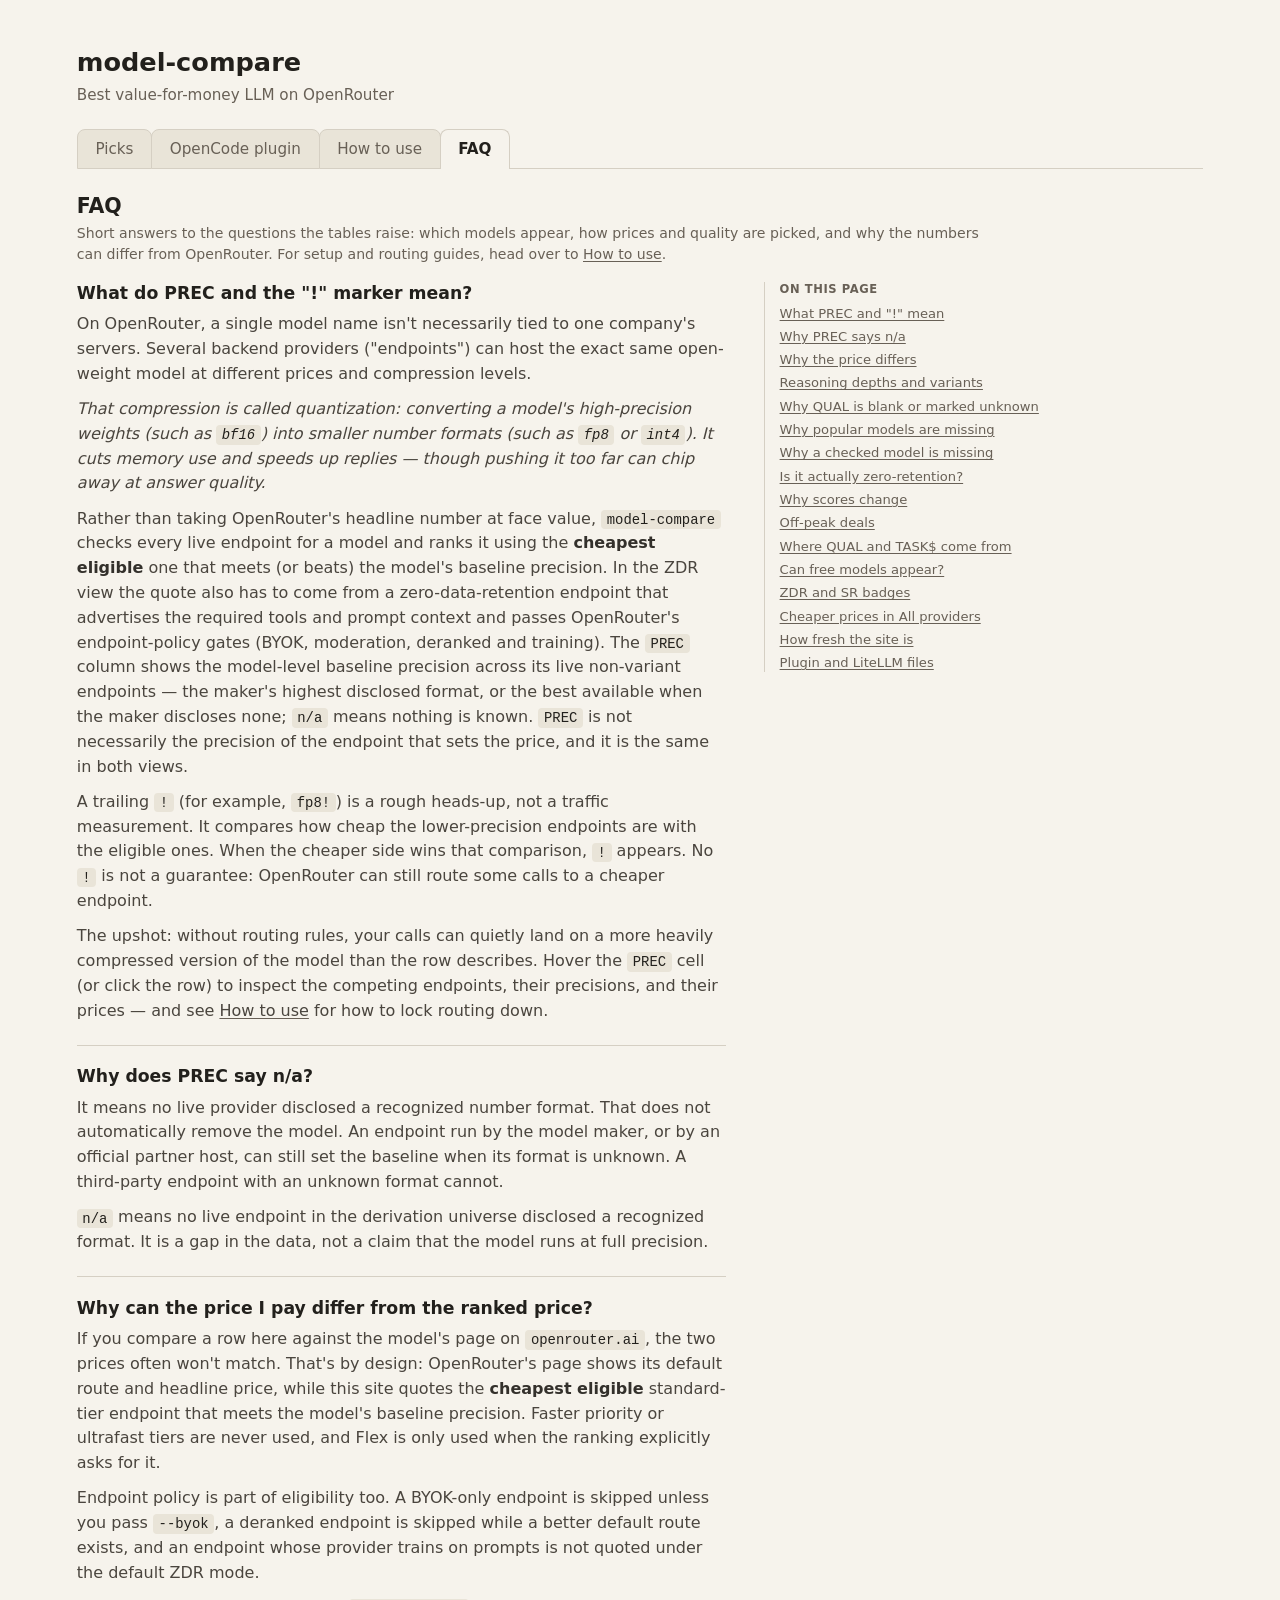
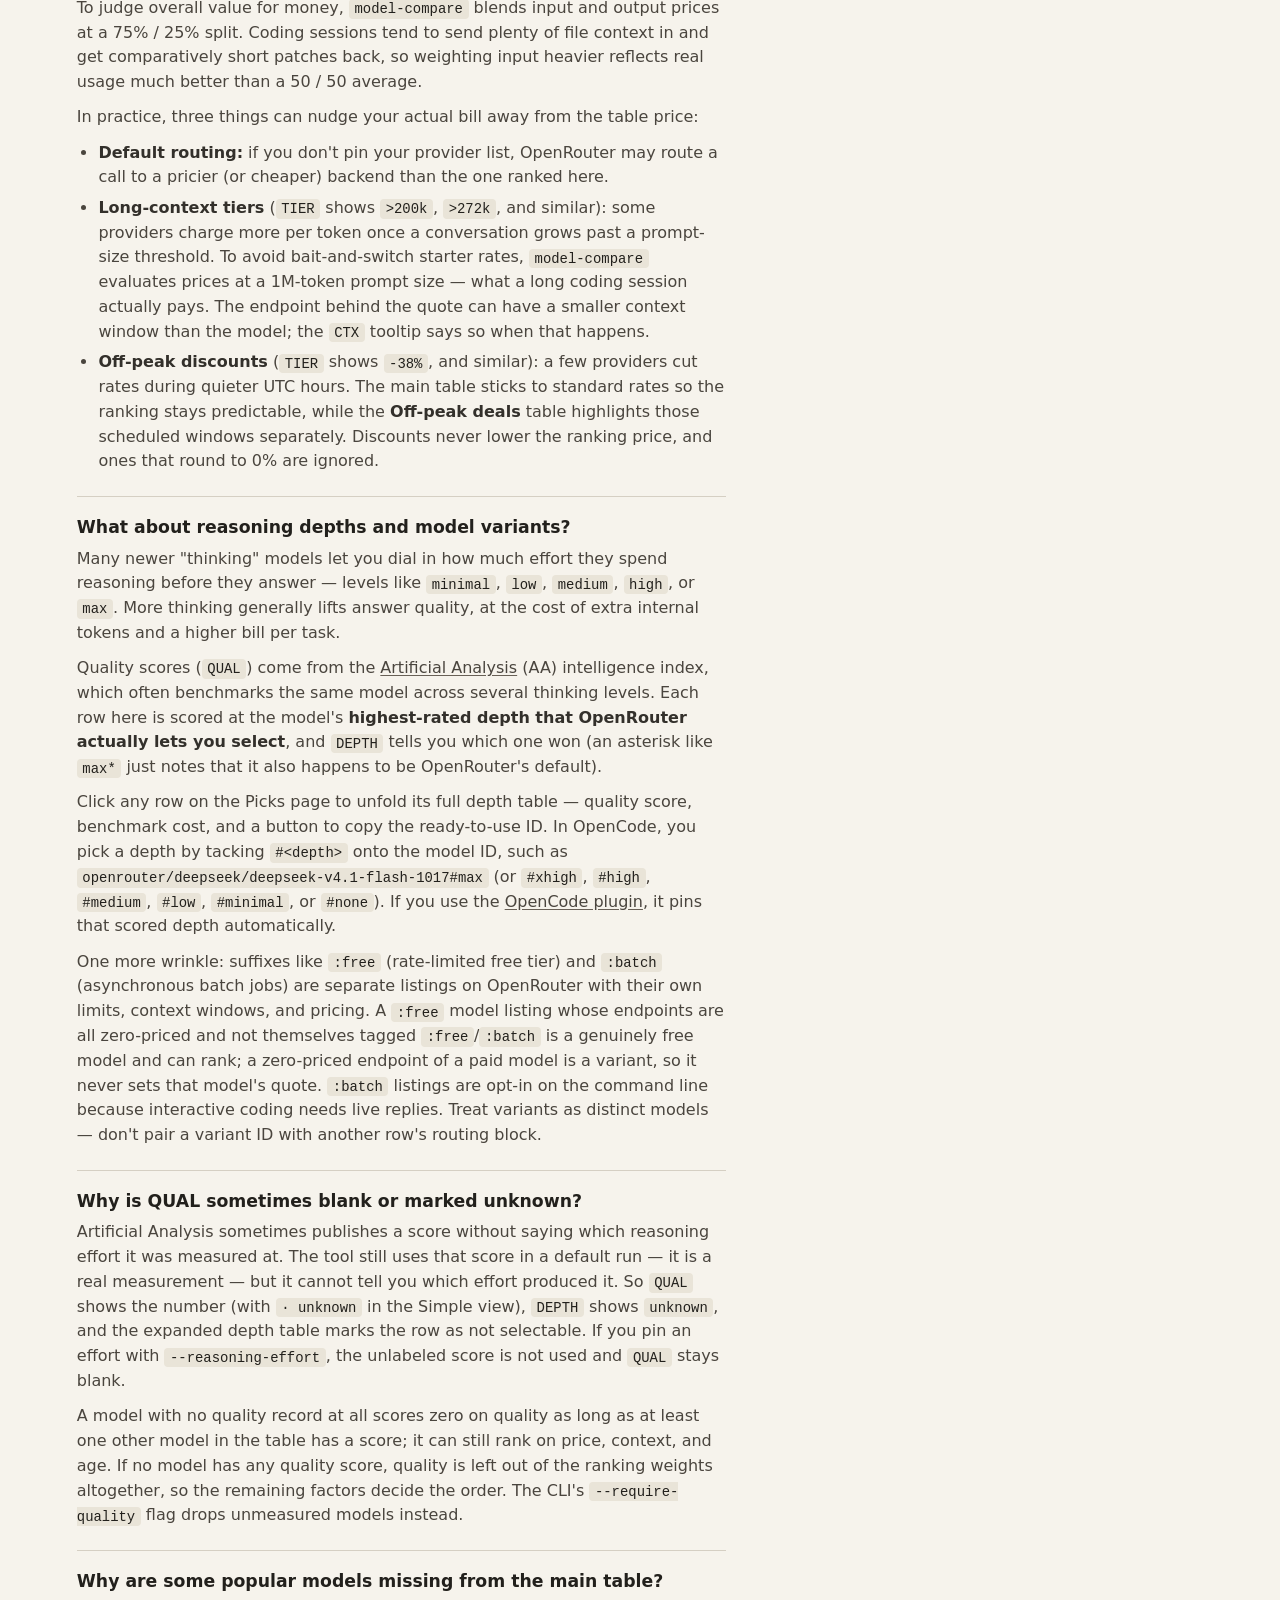
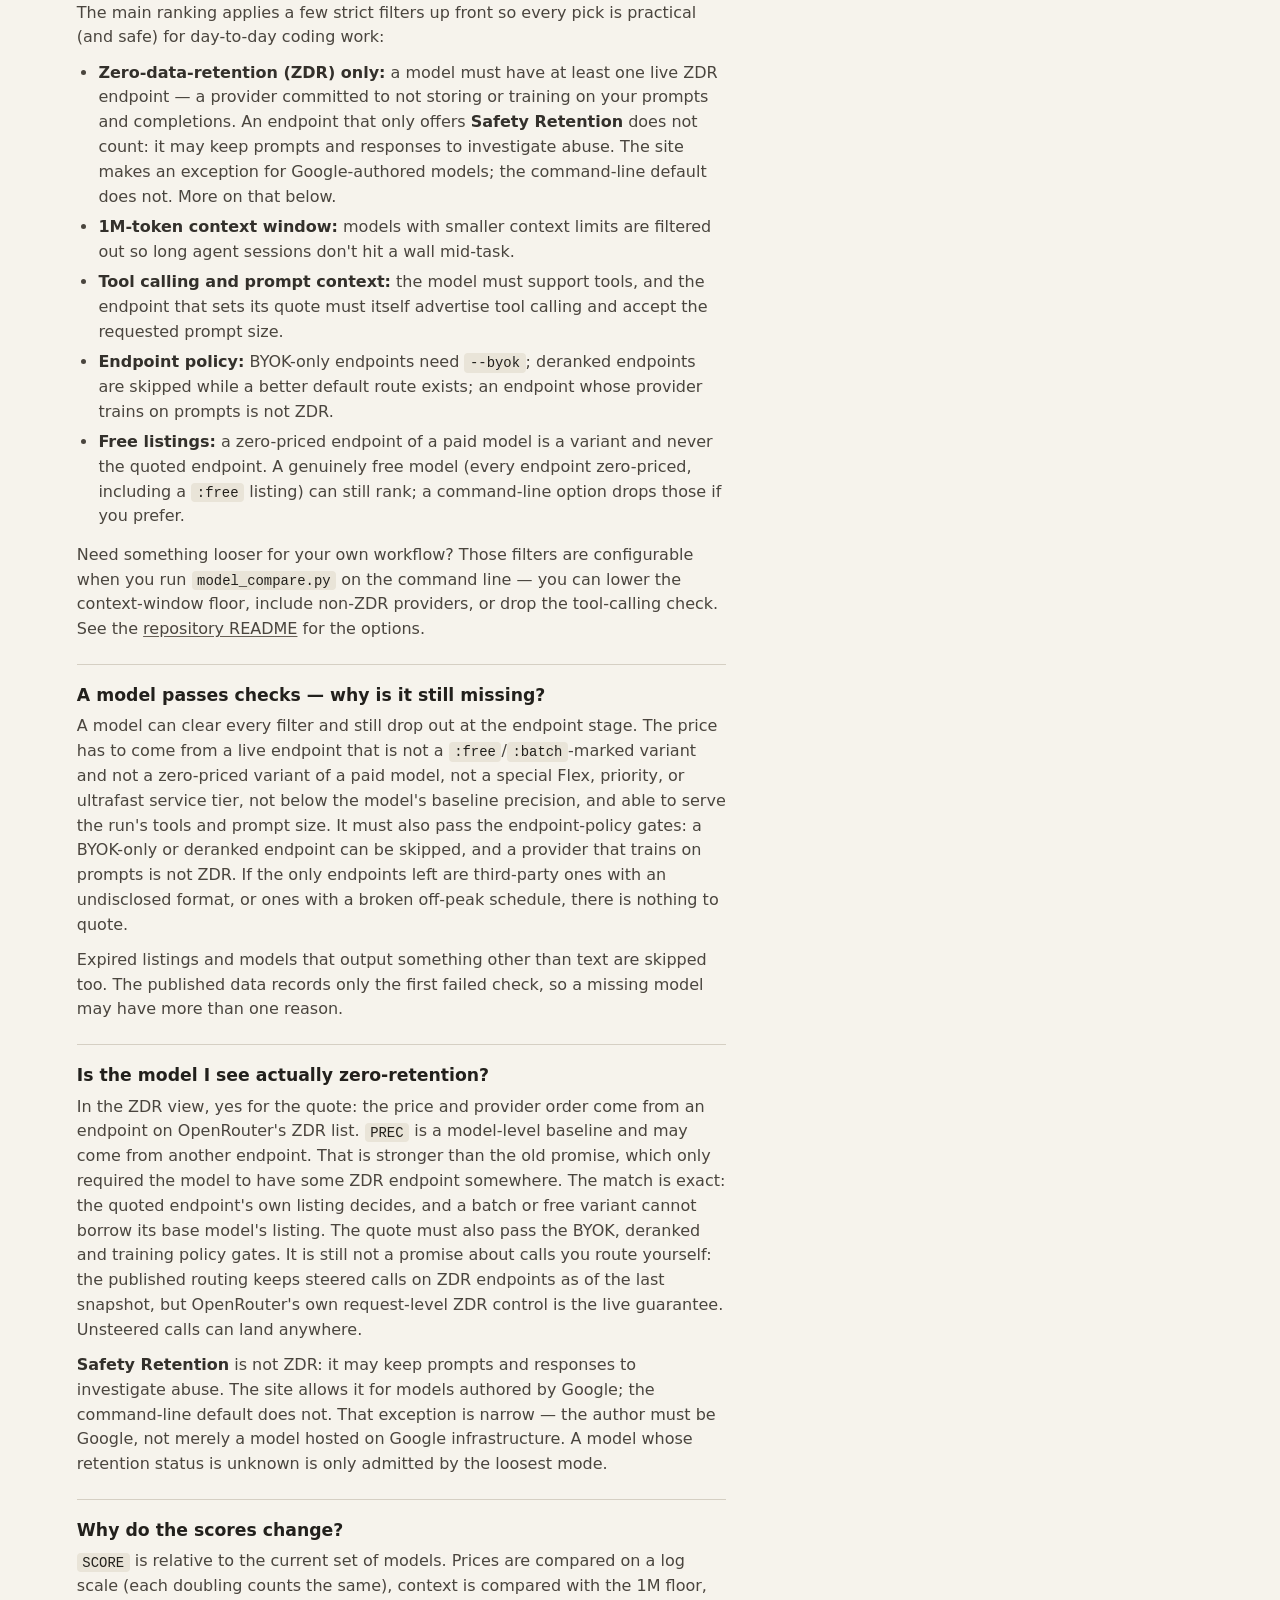
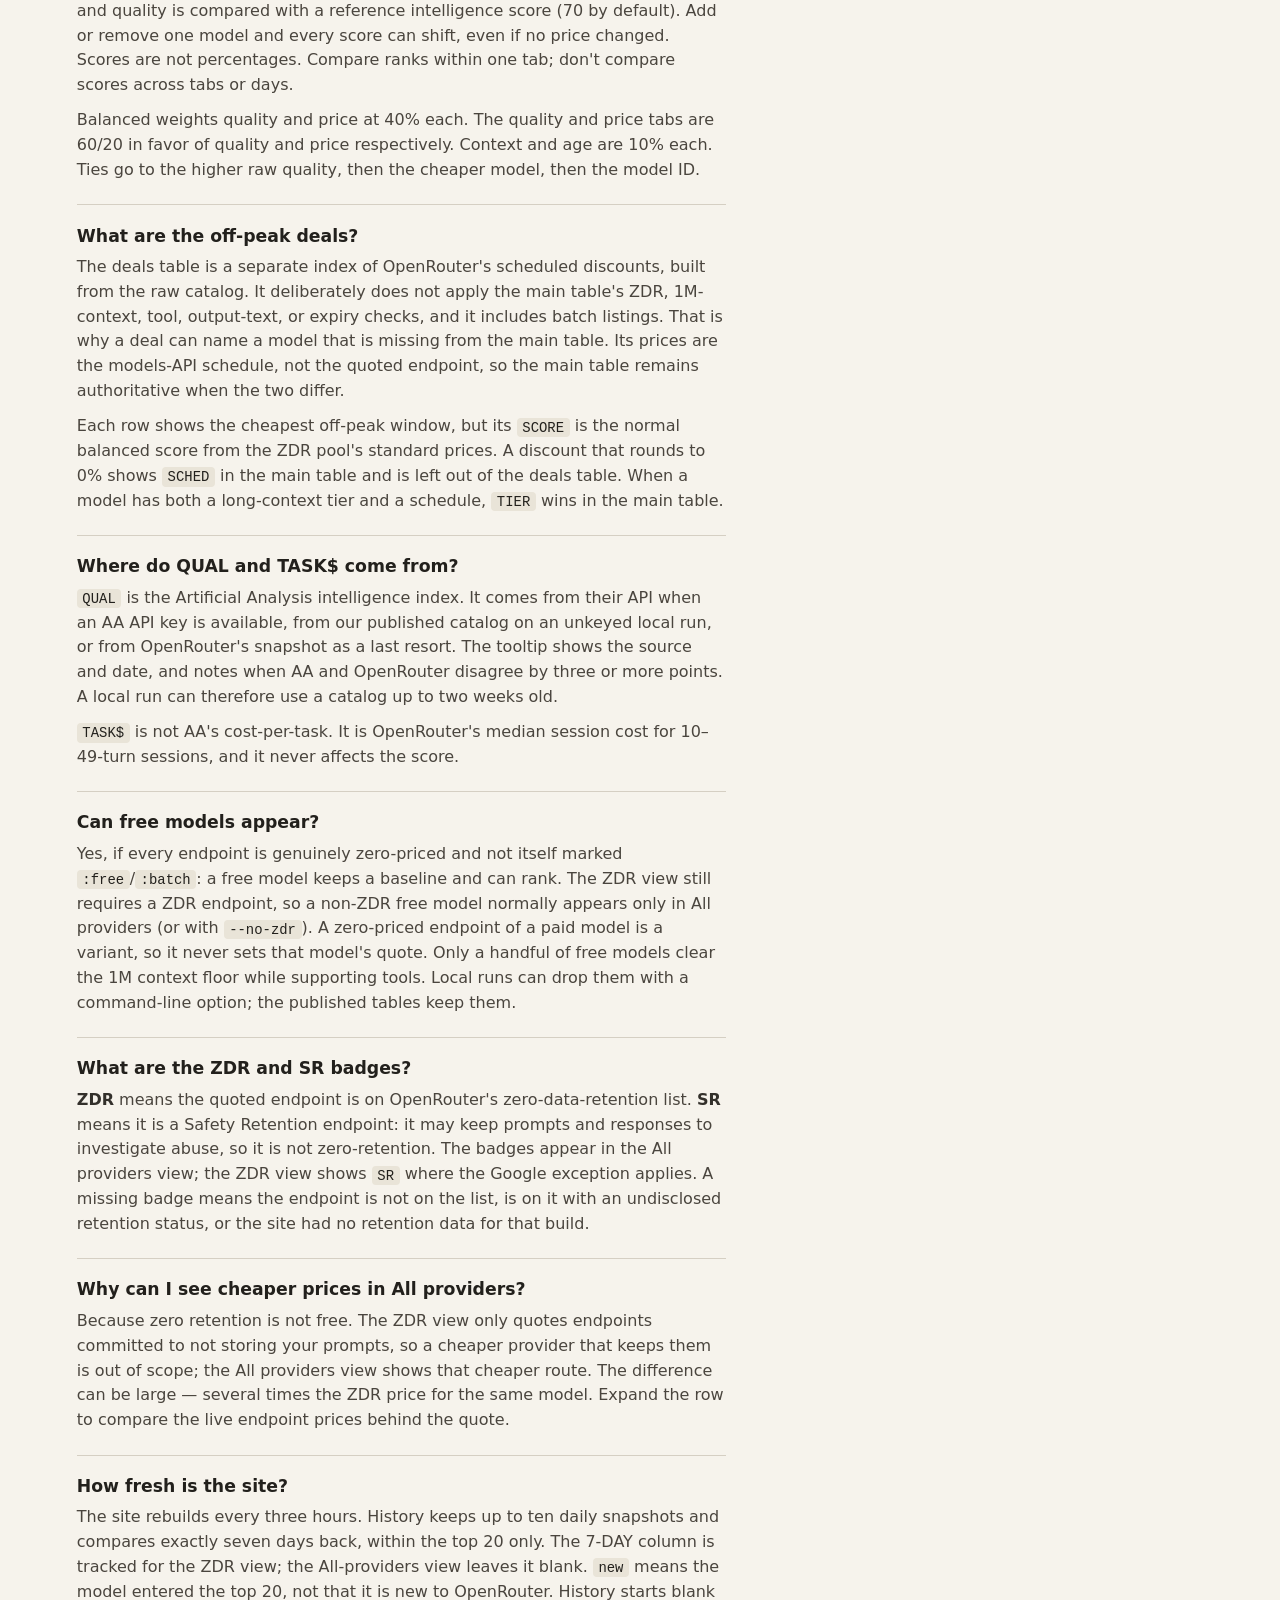
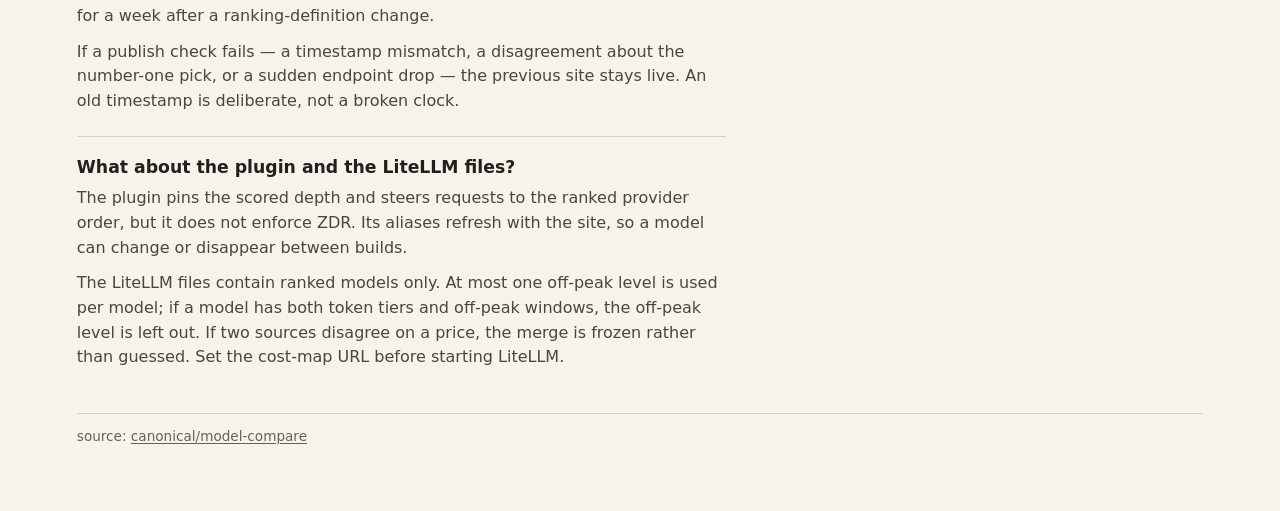
<file: web/site/faq.html>
<!doctype html>
<html lang="en">
  <head>
    <meta charset="utf-8" />
    <meta name="viewport" content="width=device-width, initial-scale=1" />
    <meta
      http-equiv="Content-Security-Policy"
      content="default-src 'none'; style-src 'self'; script-src 'self'; connect-src 'self'; img-src 'self'"
    />
    <title>model-compare — FAQ: precision, price, and missing models</title>
    <link rel="icon" href="favicon.svg" type="image/svg+xml" />
    <link rel="icon" type="image/png" sizes="32x32" href="favicon-32x32.png" />
    <link rel="icon" type="image/png" sizes="16x16" href="favicon-16x16.png" />
    <link rel="apple-touch-icon" href="apple-touch-icon.png" />
    <link rel="stylesheet" href="style.css?v=0.8.0-10" />
  </head>
  <body>
    <h1>model-compare</h1>
    <p class="sub">Best value-for-money LLM on OpenRouter</p>
    <nav class="sitenav" aria-label="Site">
      <a href="index.html">Picks</a>
      <a href="plugin.html">OpenCode plugin</a>
      <a href="how-to-use.html">How to use</a>
      <a class="active" href="faq.html" aria-current="page">FAQ</a>
    </nav>

    <h2>FAQ</h2>
    <p class="intro">
      Short answers to the questions the tables raise: which models appear, how
      prices and quality are picked, and why the numbers can differ from
      OpenRouter. For setup and routing guides, head over to
      <a href="how-to-use.html">How to use</a>.
    </p>

    <div class="page-with-toc">
      <div class="prose faq-list">
        <div class="faq-item">
          <h3 id="prec-marker">What do PREC and the "!" marker mean?</h3>
          <p>
            On OpenRouter, a single model name isn't necessarily tied to one
            company's servers. Several backend providers ("endpoints") can host
            the exact same open-weight model at different prices and compression
            levels.
          </p>
          <p>
            <i
              >That compression is called quantization: converting a model's
              high-precision weights (such as <code>bf16</code>) into smaller
              number formats (such as <code>fp8</code> or <code>int4</code>). It
              cuts memory use and speeds up replies — though pushing it too far
              can chip away at answer quality.</i
            >
          </p>
          <p>
            Rather than taking OpenRouter's headline number at face value,
            <code>model-compare</code> checks every live endpoint for a model and
            ranks it using the <strong>cheapest eligible</strong> one that meets
            (or beats) the model's baseline precision. In the ZDR view the quote
            also has to come from a zero-data-retention endpoint that advertises
            the required tools and prompt context and passes OpenRouter's
            endpoint-policy gates (BYOK, moderation, deranked and training). The
            <code>PREC</code> column shows the model-level baseline precision
            across its live non-variant endpoints — the maker's highest disclosed
            format, or the best available when the maker discloses none;
            <code>n/a</code> means nothing is known. <code>PREC</code> is not
            necessarily the precision of the endpoint that sets the price, and it
            is the same in both views.
          </p>
          <p>
            A trailing <code>!</code> (for example, <code>fp8!</code>) is a rough
            heads-up, not a traffic measurement. It compares how cheap the
            lower-precision endpoints are with the eligible ones. When the cheaper
            side wins that comparison, <code>!</code> appears. No
            <code>!</code> is not a guarantee: OpenRouter can still route some
            calls to a cheaper endpoint.
          </p>
          <p>
            The upshot: without routing rules, your calls can quietly land on a
            more heavily compressed version of the model than the row describes.
            Hover the <code>PREC</code> cell (or click the row) to inspect the
            competing endpoints, their precisions, and their prices — and see
            <a href="how-to-use.html">How to use</a> for how to lock routing down.
          </p>
        </div>

        <div class="faq-item">
          <h3 id="prec-na">Why does PREC say n/a?</h3>
          <p>
            It means no live provider disclosed a recognized number format. That
            does not automatically remove the model. An endpoint run by the model
            maker, or by an official partner host, can still set the baseline when
            its format is unknown. A third-party endpoint with an unknown format
            cannot.
          </p>
          <p>
            <code>n/a</code> means no live endpoint in the derivation universe
            disclosed a recognized format. It is a gap in the data, not a claim
            that the model runs at full precision.
          </p>
        </div>

        <div class="faq-item">
          <h3 id="price-differs">Why can the price I pay differ from the ranked price?</h3>
          <p>
            If you compare a row here against the model's page on
            <code>openrouter.ai</code>, the two prices often won't match. That's
            by design: OpenRouter's page shows its default route and headline
            price, while this site quotes the <strong>cheapest eligible</strong>
            standard-tier endpoint that meets the model's baseline precision.
            Faster priority or ultrafast tiers are never used, and Flex is only
            used when the ranking explicitly asks for it.
          </p>
          <p>
            Endpoint policy is part of eligibility too. A BYOK-only endpoint is
            skipped unless you pass <code>--byok</code>, a deranked endpoint is
            skipped while a better default route exists, and an endpoint whose
            provider trains on prompts is not quoted under the default ZDR mode.
          </p>
          <p>
            To judge overall value for money, <code>model-compare</code> blends
            input and output prices at a 75% / 25% split. Coding sessions tend to
            send plenty of file context in and get comparatively short patches
            back, so weighting input heavier reflects real usage much better than
            a 50 / 50 average.
          </p>
          <p>
            In practice, three things can nudge your actual bill away from the
            table price:
          </p>
          <ul>
            <li>
              <strong>Default routing:</strong> if you don't pin your provider
              list, OpenRouter may route a call to a pricier (or cheaper) backend
              than the one ranked here.
            </li>
            <li>
              <strong>Long-context tiers</strong> (<code>TIER</code> shows
              <code>&gt;200k</code>, <code>&gt;272k</code>, and similar): some
              providers charge more per token once a conversation grows past a
              prompt-size threshold. To avoid bait-and-switch starter rates,
              <code>model-compare</code> evaluates prices at a 1M-token prompt
              size — what a long coding session actually pays. The endpoint behind
              the quote can have a smaller context window than the model; the
              <code>CTX</code> tooltip says so when that happens.
            </li>
            <li>
              <strong>Off-peak discounts</strong> (<code>TIER</code> shows
              <code>-38%</code>, and similar): a few providers cut rates during
              quieter UTC hours. The main table sticks to standard rates so the
              ranking stays predictable, while the
              <strong>Off-peak deals</strong> table highlights those scheduled
              windows separately. Discounts never lower the ranking price, and
              ones that round to 0% are ignored.
            </li>
          </ul>
        </div>

        <div class="faq-item">
          <h3 id="reasoning-depths">What about reasoning depths and model variants?</h3>
          <p>
            Many newer "thinking" models let you dial in how much effort they
            spend reasoning before they answer — levels like
            <code>minimal</code>, <code>low</code>, <code>medium</code>,
            <code>high</code>, or <code>max</code>. More thinking generally lifts
            answer quality, at the cost of extra internal tokens and a higher bill
            per task.
          </p>
          <p>
            Quality scores (<code>QUAL</code>) come from the
            <a href="https://artificialanalysis.ai/models">Artificial Analysis</a>
            (AA) intelligence index, which often benchmarks the same model across
            several thinking levels. Each row here is scored at the model's
            <strong
              >highest-rated depth that OpenRouter actually lets you
              select</strong
            >, and <code>DEPTH</code> tells you which one won (an asterisk like
            <code>max*</code> just notes that it also happens to be OpenRouter's
            default).
          </p>
          <p>
            Click any row on the Picks page to unfold its full depth table —
            quality score, benchmark cost, and a button to copy the ready-to-use
            ID. In OpenCode, you pick a depth by tacking
            <code>#&lt;depth&gt;</code>
            onto the model ID, such as
            <code>openrouter/deepseek/deepseek-v4.1-flash-1017#max</code> (or
            <code>#xhigh</code>, <code>#high</code>, <code>#medium</code>,
            <code>#low</code>, <code>#minimal</code>, or <code>#none</code>). If
            you use the <a href="plugin.html">OpenCode plugin</a>, it pins that
            scored depth automatically.
          </p>
          <p>
            One more wrinkle: suffixes like <code>:free</code> (rate-limited free
            tier) and <code>:batch</code> (asynchronous batch jobs) are separate
            listings on OpenRouter with their own limits, context windows, and
            pricing. A <code>:free</code> model listing whose endpoints are all
            zero-priced and not themselves tagged <code>:free</code>/<code>:batch</code>
            is a genuinely free model and can rank; a zero-priced endpoint of a
            paid model is a variant, so it never sets that model's quote.
            <code>:batch</code> listings are opt-in on the command line because
            interactive coding needs live replies. Treat variants as distinct
            models — don't pair a variant ID with another row's routing block.
          </p>
        </div>

        <div class="faq-item">
          <h3 id="qual-blank">Why is QUAL sometimes blank or marked unknown?</h3>
          <p>
            Artificial Analysis sometimes publishes a score without saying which
            reasoning effort it was measured at. The tool still uses that score in
            a default run — it is a real measurement — but it cannot tell you
            which effort produced it. So <code>QUAL</code> shows the number (with
            <code>· unknown</code> in the Simple view), <code>DEPTH</code> shows
            <code>unknown</code>, and the expanded depth table marks the row as
            not selectable. If you pin an effort with
            <code>--reasoning-effort</code>, the unlabeled score is not used and
            <code>QUAL</code> stays blank.
          </p>
          <p>
            A model with no quality record at all scores zero on quality as long
            as at least one other model in the table has a score; it can still
            rank on price, context, and age. If no model has any quality score,
            quality is left out of the ranking weights altogether, so the
            remaining factors decide the order. The CLI's
            <code>--require-quality</code> flag drops unmeasured models instead.
          </p>
        </div>

        <div class="faq-item">
          <h3 id="popular-models-missing">Why are some popular models missing from the main table?</h3>
          <p>
            The main ranking applies a few strict filters up front so every pick
            is practical (and safe) for day-to-day coding work:
          </p>
          <ul>
            <li>
              <strong>Zero-data-retention (ZDR) only:</strong> a model must have
              at least one live ZDR endpoint — a provider committed to not storing
              or training on your prompts and completions. An endpoint that only
              offers <strong>Safety Retention</strong> does not count: it may keep
              prompts and responses to investigate abuse. The site makes an
              exception for Google-authored models; the command-line default does
              not. More on that below.
            </li>
            <li>
              <strong>1M-token context window:</strong> models with smaller
              context limits are filtered out so long agent sessions don't hit a
              wall mid-task.
            </li>
            <li>
              <strong>Tool calling and prompt context:</strong> the model must
              support tools, and the endpoint that sets its quote must itself
              advertise tool calling and accept the requested prompt size.
            </li>
            <li>
              <strong>Endpoint policy:</strong> BYOK-only endpoints need
              <code>--byok</code>; deranked endpoints are skipped while a better
              default route exists; an endpoint whose provider trains on prompts
              is not ZDR.
            </li>
            <li>
              <strong>Free listings:</strong> a zero-priced endpoint of a paid
              model is a variant and never the quoted endpoint. A genuinely free
              model (every endpoint zero-priced, including a
              <code>:free</code> listing) can still rank; a command-line option
              drops those if you prefer.
            </li>
          </ul>
          <p>
            Need something looser for your own workflow? Those filters are
            configurable when you run <code>model_compare.py</code> on the command
            line — you can lower the context-window floor, include non-ZDR
            providers, or drop the tool-calling check. See the
            <a href="https://github.com/canonical/model-compare"
              >repository README</a
            >
            for the options.
          </p>
        </div>

        <div class="faq-item">
          <h3 id="checked-but-missing">A model passes checks — why is it still missing?</h3>
          <p>
            A model can clear every filter and still drop out at the endpoint
            stage. The price has to come from a live endpoint that is not a
            <code>:free</code>/<code>:batch</code>-marked variant and not a
            zero-priced variant of a paid model, not a special Flex, priority,
            or ultrafast service tier, not below the model's baseline precision,
            and able to serve the
            run's tools and prompt size. It must also pass the endpoint-policy
            gates: a BYOK-only or deranked endpoint can be skipped, and a
            provider that trains on prompts is not ZDR. If the only endpoints
            left are third-party ones with an undisclosed format, or ones with a
            broken off-peak schedule, there is nothing to quote.
          </p>
          <p>
            Expired listings and models that output something other than text are
            skipped too. The published data records only the first failed check,
            so a missing model may have more than one reason.
          </p>
        </div>

        <div class="faq-item">
          <h3 id="zero-retention">Is the model I see actually zero-retention?</h3>
          <p>
            In the ZDR view, yes for the quote: the price and provider order
            come from an endpoint on OpenRouter's ZDR list. <code>PREC</code> is
            a model-level baseline and may come from another endpoint.
            That is stronger than the old promise, which only required the model
            to have some ZDR endpoint somewhere. The match is exact: the
            quoted endpoint's own listing decides, and a batch or free variant
            cannot borrow its base model's listing. The quote must also pass
            the BYOK, deranked and training policy gates. It is still not a promise about calls you route yourself: the
            published routing keeps steered calls on ZDR endpoints as of the
            last snapshot, but OpenRouter's own request-level ZDR control is the
            live guarantee. Unsteered calls can land anywhere.
          </p>
          <p>
            <strong>Safety Retention</strong> is not ZDR: it may keep prompts and
            responses to investigate abuse. The site allows it for models authored
            by Google; the command-line default does not. That exception is narrow
            — the author must be Google, not merely a model hosted on Google
            infrastructure. A model whose retention status is unknown is only
            admitted by the loosest mode.
          </p>
        </div>

        <div class="faq-item">
          <h3 id="scores-change">Why do the scores change?</h3>
          <p>
            <code>SCORE</code> is relative to the current set of models. Prices
            are compared on a log scale (each doubling counts the same), context
            is compared with the 1M floor, and quality is compared with a
            reference intelligence score (70 by default). Add or remove one model
            and every score can shift, even if no price changed. Scores are not
            percentages. Compare ranks within one tab; don't compare scores across
            tabs or days.
          </p>
          <p>
            Balanced weights quality and price at 40% each. The quality and price
            tabs are 60/20 in favor of quality and price respectively. Context and
            age are 10% each. Ties go to the higher raw quality, then the cheaper
            model, then the model ID.
          </p>
        </div>

        <div class="faq-item">
          <h3 id="off-peak-deals">What are the off-peak deals?</h3>
          <p>
            The deals table is a separate index of OpenRouter's scheduled
            discounts, built from the raw catalog. It deliberately does not apply
            the main table's ZDR, 1M-context, tool, output-text, or expiry checks,
            and it includes batch listings. That is why a deal can name a model
            that is missing from the main table. Its prices are the models-API
            schedule, not the quoted endpoint, so the main table remains
            authoritative when the two differ.
          </p>
          <p>
            Each row shows the cheapest off-peak window, but its
            <code>SCORE</code> is the normal balanced score from the ZDR pool's
            standard prices.
            A discount that rounds to 0% shows <code>SCHED</code> in the main
            table and is left out of the deals table. When a model has both a
            long-context tier and a schedule, <code>TIER</code> wins in the main
            table.
          </p>
        </div>

        <div class="faq-item">
          <h3 id="qual-task-cost">Where do QUAL and TASK$ come from?</h3>
          <p>
            <code>QUAL</code> is the Artificial Analysis intelligence index. It
            comes from their API when an AA API key is available, from our
            published catalog on an unkeyed local run, or from OpenRouter's
            snapshot as a last resort. The tooltip shows the source and date, and
            notes when AA and OpenRouter disagree by three or more points. A local
            run can therefore use a catalog up to two weeks old.
          </p>
          <p>
            <code>TASK$</code> is not AA's cost-per-task. It is OpenRouter's
            median session cost for 10–49-turn sessions, and it never affects the
            score.
          </p>
        </div>


        <div class="faq-item">
          <h3 id="free-models">Can free models appear?</h3>
          <p>
            Yes, if every endpoint is genuinely zero-priced and not itself
            marked <code>:free</code>/<code>:batch</code>: a free model keeps a
            baseline and can rank. The ZDR view still requires a ZDR endpoint, so
            a non-ZDR free model normally appears only in All providers (or with
            <code>--no-zdr</code>). A zero-priced endpoint of a paid model is a
            variant, so it never sets that model's quote. Only a handful of free
            models clear the 1M context floor while supporting tools. Local runs
            can drop them with a command-line option; the published tables keep
            them.
          </p>
        </div>

        <div class="faq-item">
          <h3 id="zdr-sr-badges">What are the ZDR and SR badges?</h3>
          <p>
            <strong>ZDR</strong> means the quoted endpoint is on OpenRouter's
            zero-data-retention list. <strong>SR</strong> means it is a Safety
            Retention endpoint: it may keep prompts and responses to investigate
            abuse, so it is not zero-retention. The badges appear in the All
            providers view; the ZDR view shows <code>SR</code> where the Google
            exception applies. A missing badge means the endpoint is not on the
            list, is on it with an undisclosed retention status, or the site had
            no retention data for that build.
          </p>
        </div>

        <div class="faq-item">
          <h3 id="cheaper-all-providers">Why can I see cheaper prices in All providers?</h3>
          <p>
            Because zero retention is not free. The ZDR view only quotes
            endpoints committed to not storing your prompts, so a cheaper
            provider that keeps them is out of scope; the All providers view
            shows that cheaper route. The difference can be large — several times
            the ZDR price for the same model. Expand the row to compare the live
            endpoint prices behind the quote.
          </p>
        </div>
        <div class="faq-item">
          <h3 id="freshness">How fresh is the site?</h3>
          <p>
            The site rebuilds every three hours. History keeps up to ten daily
            snapshots and compares exactly seven days back, within the top 20
            only. The 7-DAY column is tracked for the ZDR view; the All-providers
            view leaves it blank. <code>new</code> means the model entered the top 20, not that it
            is new to OpenRouter. History starts blank for a week after a
            ranking-definition change.
          </p>
          <p>
            If a publish check fails — a timestamp mismatch, a disagreement about
            the number-one pick, or a sudden endpoint drop — the previous site
            stays live. An old timestamp is deliberate, not a broken clock.
          </p>
        </div>

        <div class="faq-item">
          <h3 id="plugin-litellm">What about the plugin and the LiteLLM files?</h3>
          <p>
            The plugin pins the scored depth and steers requests to the ranked
            provider order, but it does not enforce ZDR. Its aliases refresh with
            the site, so a model can change or disappear between builds.
          </p>
          <p>
            The LiteLLM files contain ranked models only. At most one off-peak
            level is used per model; if a model has both token tiers and off-peak
            windows, the off-peak level is left out. If two sources disagree on a
            price, the merge is frozen rather than guessed. Set the cost-map URL
            before starting LiteLLM.
          </p>
        </div>
      </div>
      <nav class="toc" aria-label="On this page">
        <p class="toc-title">On this page</p>
        <ul>
          <li><a href="#prec-marker">What PREC and "!" mean</a></li>
          <li><a href="#prec-na">Why PREC says n/a</a></li>
          <li><a href="#price-differs">Why the price differs</a></li>
          <li><a href="#reasoning-depths">Reasoning depths and variants</a></li>
          <li><a href="#qual-blank">Why QUAL is blank or marked unknown</a></li>
          <li><a href="#popular-models-missing">Why popular models are missing</a></li>
          <li><a href="#checked-but-missing">Why a checked model is missing</a></li>
          <li><a href="#zero-retention">Is it actually zero-retention?</a></li>
          <li><a href="#scores-change">Why scores change</a></li>
          <li><a href="#off-peak-deals">Off-peak deals</a></li>
          <li><a href="#qual-task-cost">Where QUAL and TASK$ come from</a></li>
          <li><a href="#free-models">Can free models appear?</a></li>
          <li><a href="#zdr-sr-badges">ZDR and SR badges</a></li>
          <li><a href="#cheaper-all-providers">Cheaper prices in All providers</a></li>
          <li><a href="#freshness">How fresh the site is</a></li>
          <li><a href="#plugin-litellm">Plugin and LiteLLM files</a></li>
        </ul>
      </nav>
    </div>

    <footer>
      source:
      <a href="https://github.com/canonical/model-compare"
        >canonical/model-compare</a
      >
    </footer>
  </body>
</html>
</file>
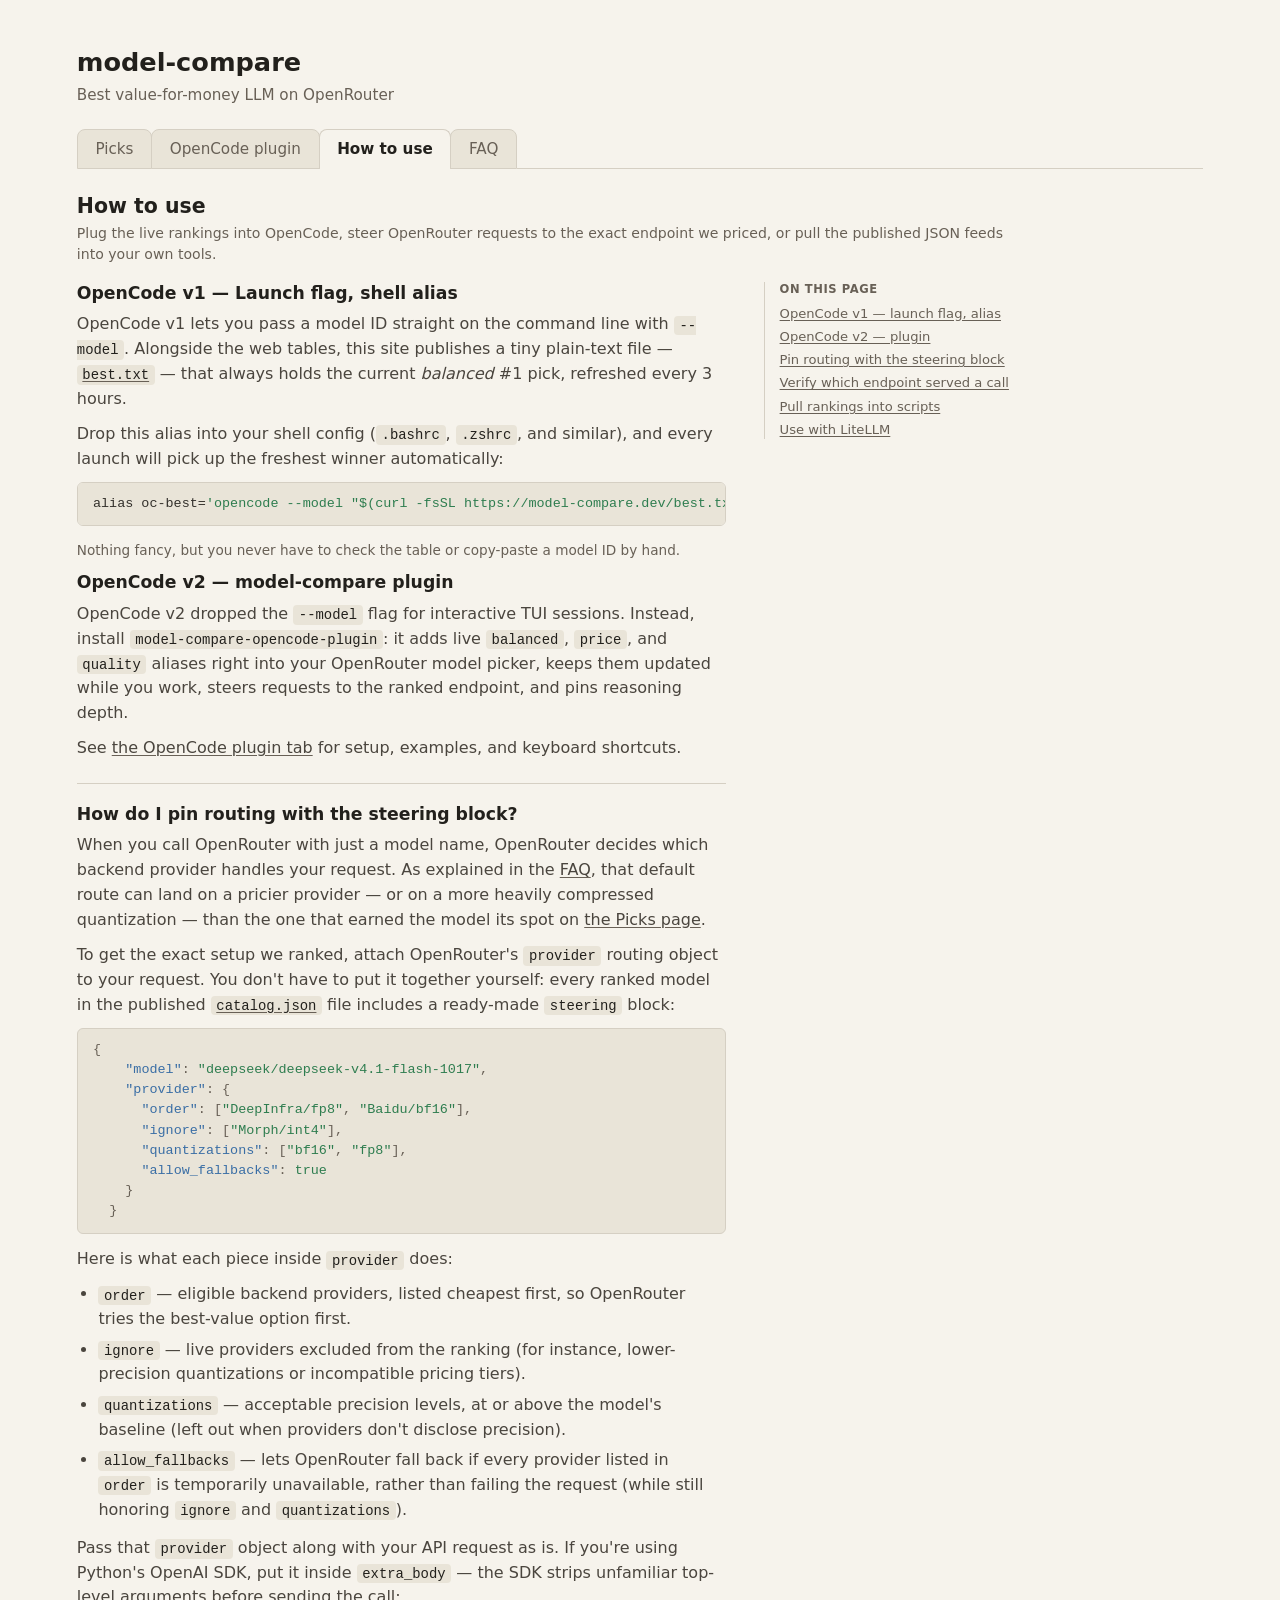
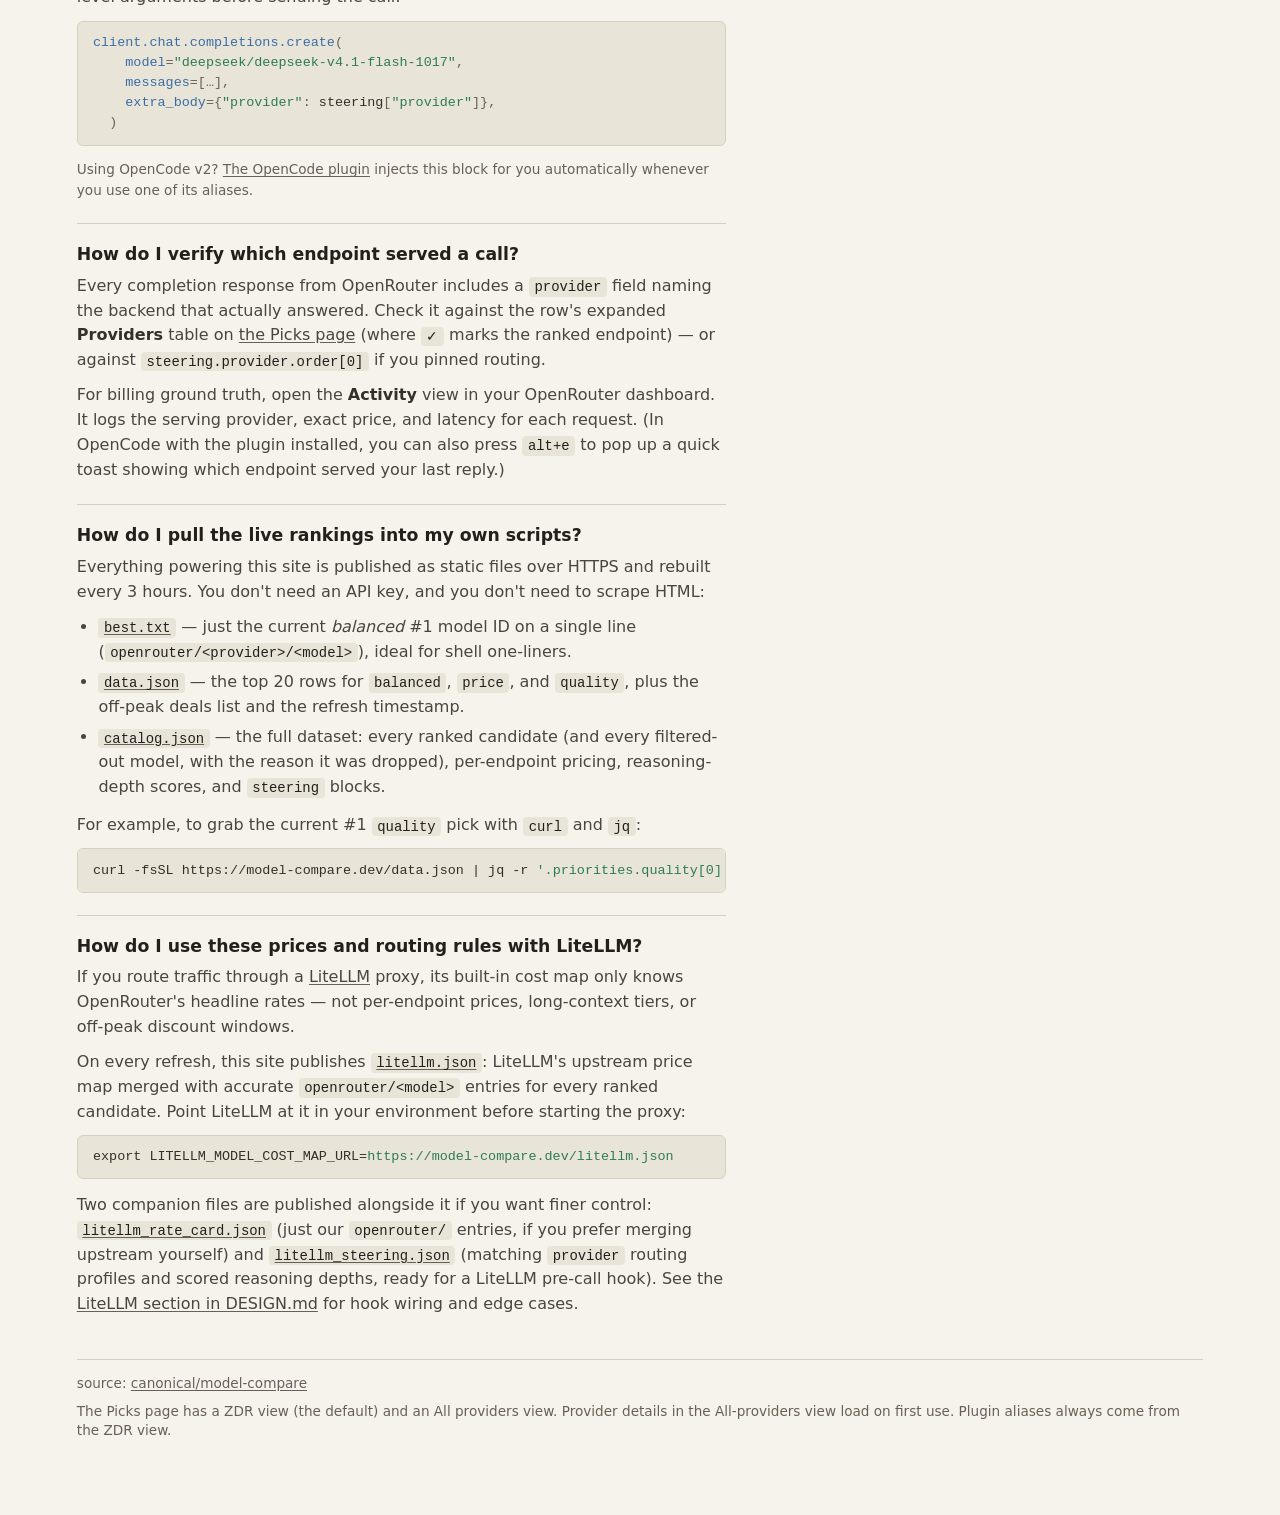
<file: web/site/how-to-use.html>
<!doctype html>
<html lang="en">
  <head>
    <meta charset="utf-8" />
    <meta name="viewport" content="width=device-width, initial-scale=1" />
    <meta
      http-equiv="Content-Security-Policy"
      content="default-src 'none'; style-src 'self'; script-src 'self'; connect-src 'self'; img-src 'self'"
    />
    <title>model-compare — how to use</title>
    <link rel="icon" href="favicon.svg" type="image/svg+xml" />
    <link rel="icon" type="image/png" sizes="32x32" href="favicon-32x32.png" />
    <link rel="icon" type="image/png" sizes="16x16" href="favicon-16x16.png" />
    <link rel="apple-touch-icon" href="apple-touch-icon.png" />
    <link rel="stylesheet" href="style.css?v=0.8.0-10" />
  </head>
  <body>
    <h1>model-compare</h1>
    <p class="sub">Best value-for-money LLM on OpenRouter</p>
    <nav class="sitenav" aria-label="Site">
      <a href="index.html">Picks</a>
      <a href="plugin.html">OpenCode plugin</a>
      <a class="active" href="how-to-use.html" aria-current="page"
        >How to use</a
      >
      <a href="faq.html">FAQ</a>
    </nav>

    <h2>How to use</h2>
    <p class="intro">
      Plug the live rankings into OpenCode, steer OpenRouter requests to the
      exact endpoint we priced, or pull the published JSON feeds into your own
      tools.
    </p>

    <div class="page-with-toc">
      <div class="prose">
        <div class="faq-item">
          <h3 id="opencode-v1">OpenCode v1 — Launch flag, shell alias</h3>
          <p>
            OpenCode v1 lets you pass a model ID straight on the command line with
            <code>--model</code>. Alongside the web tables, this site publishes a
            tiny plain-text file —
            <a href="https://model-compare.dev/best.txt"><code>best.txt</code></a>
            — that always holds the current <em>balanced</em> #1 pick, refreshed
            every 3 hours.
          </p>
          <p>
            Drop this alias into your shell config (<code>.bashrc</code>,
            <code>.zshrc</code>, and similar), and every launch will pick up the
            freshest winner automatically:
          </p>
          <pre
            class="jsonbox"
          >alias oc-best=<span class="js">'opencode --model "$(curl -fsSL https://model-compare.dev/best.txt)"'</span></pre>
          <p class="hint">
            Nothing fancy, but you never have to check the table or copy-paste a
            model ID by hand.
          </p>

          <h3 id="opencode-v2">OpenCode v2 — model-compare plugin</h3>
          <p>
            OpenCode v2 dropped the <code>--model</code> flag for interactive TUI
            sessions. Instead, install <code>model-compare-opencode-plugin</code>:
            it adds live <code>balanced</code>, <code>price</code>, and
            <code>quality</code> aliases right into your OpenRouter model picker,
            keeps them updated while you work, steers requests to the ranked
            endpoint, and pins reasoning depth.
          </p>
          <p>
            See <a href="plugin.html">the OpenCode plugin tab</a> for setup,
            examples, and keyboard shortcuts.
          </p>
        </div>

        <div class="faq-item">
          <h3 id="steering-block">How do I pin routing with the steering block?</h3>
          <p>
            When you call OpenRouter with just a model name, OpenRouter decides
            which backend provider handles your request. As explained in the
            <a href="faq.html">FAQ</a>, that default route can land on a pricier
            provider — or on a more heavily compressed quantization — than the one
            that earned the model its spot on
            <a href="index.html">the Picks page</a>.
          </p>
          <p>
            To get the exact setup we ranked, attach OpenRouter's
            <code>provider</code> routing object to your request. You don't have
            to put it together yourself: every ranked model in the published
            <a href="https://model-compare.dev/catalog.json"
              ><code>catalog.json</code></a
            >
            file includes a ready-made <code>steering</code> block:
          </p>
          <pre class="jsonbox"><span class="jp">{</span>
    <span class="jk">"model"</span><span class="jp">:</span> <span class="js">"deepseek/deepseek-v4.1-flash-1017"</span><span class="jp">,</span>
    <span class="jk">"provider"</span><span class="jp">:</span> <span class="jp">{</span>
      <span class="jk">"order"</span><span class="jp">:</span> <span class="jp">[</span><span class="js">"DeepInfra/fp8"</span><span class="jp">,</span> <span class="js">"Baidu/bf16"</span><span class="jp">]</span><span class="jp">,</span>
      <span class="jk">"ignore"</span><span class="jp">:</span> <span class="jp">[</span><span class="js">"Morph/int4"</span><span class="jp">]</span><span class="jp">,</span>
      <span class="jk">"quantizations"</span><span class="jp">:</span> <span class="jp">[</span><span class="js">"bf16"</span><span class="jp">,</span> <span class="js">"fp8"</span><span class="jp">]</span><span class="jp">,</span>
      <span class="jk">"allow_fallbacks"</span><span class="jp">:</span> <span class="js">true</span>
    <span class="jp">}</span>
  <span class="jp">}</span></pre>
          <p>Here is what each piece inside <code>provider</code> does:</p>
          <ul>
            <li>
              <code>order</code> — eligible backend providers, listed cheapest
              first, so OpenRouter tries the best-value option first.
            </li>
            <li>
              <code>ignore</code> — live providers excluded from the ranking (for
              instance, lower-precision quantizations or incompatible pricing
              tiers).
            </li>
            <li>
              <code>quantizations</code> — acceptable precision levels, at or
              above the model's baseline (left out when providers don't disclose
              precision).
            </li>
            <li>
              <code>allow_fallbacks</code> — lets OpenRouter fall back if every
              provider listed in <code>order</code> is temporarily unavailable,
              rather than failing the request (while still honoring
              <code>ignore</code> and <code>quantizations</code>).
            </li>
          </ul>
          <p>
            Pass that <code>provider</code> object along with your API request as
            is. If you're using Python's OpenAI SDK, put it inside
            <code>extra_body</code> — the SDK strips unfamiliar top-level
            arguments before sending the call:
          </p>
          <pre
            class="jsonbox"
          ><span class="jk">client.chat.completions.create</span><span class="jp">(</span>
    <span class="jk">model</span><span class="jp">=</span><span class="js">"deepseek/deepseek-v4.1-flash-1017"</span><span class="jp">,</span>
    <span class="jk">messages</span><span class="jp">=[…]</span><span class="jp">,</span>
    <span class="jk">extra_body</span><span class="jp">={</span><span class="js">"provider"</span><span class="jp">:</span> steering<span class="jp">[</span><span class="js">"provider"</span><span class="jp">]}</span><span class="jp">,</span>
  <span class="jp">)</span></pre>
          <p class="hint">
            Using OpenCode v2?
            <a href="plugin.html">The OpenCode plugin</a> injects this block for
            you automatically whenever you use one of its aliases.
          </p>
        </div>

        <div class="faq-item">
          <h3 id="verify-endpoint">How do I verify which endpoint served a call?</h3>
          <p>
            Every completion response from OpenRouter includes a
            <code>provider</code> field naming the backend that actually answered.
            Check it against the row's expanded <strong>Providers</strong> table
            on <a href="index.html">the Picks page</a> (where <code>✓</code> marks
            the ranked endpoint) — or against
            <code>steering.provider.order[0]</code> if you pinned routing.
          </p>
          <p>
            For billing ground truth, open the <strong>Activity</strong> view in
            your OpenRouter dashboard. It logs the serving provider, exact price,
            and latency for each request. (In OpenCode with the plugin installed,
            you can also press <code>alt+e</code> to pop up a quick toast showing
            which endpoint served your last reply.)
          </p>
        </div>

        <div class="faq-item">
          <h3 id="rankings-scripts">How do I pull the live rankings into my own scripts?</h3>
          <p>
            Everything powering this site is published as static files over HTTPS
            and rebuilt every 3 hours. You don't need an API key, and you don't
            need to scrape HTML:
          </p>
          <ul>
            <li>
              <a href="https://model-compare.dev/best.txt"
                ><code>best.txt</code></a
              >
              — just the current <em>balanced</em> #1 model ID on a single line
              (<code>openrouter/&lt;provider&gt;/&lt;model&gt;</code>), ideal for
              shell one-liners.
            </li>
            <li>
              <a href="https://model-compare.dev/data.json"
                ><code>data.json</code></a
              >
              — the top 20 rows for <code>balanced</code>, <code>price</code>, and
              <code>quality</code>, plus the off-peak deals list and the refresh
              timestamp.
            </li>
            <li>
              <a href="https://model-compare.dev/catalog.json"
                ><code>catalog.json</code></a
              >
              — the full dataset: every ranked candidate (and every filtered-out
              model, with the reason it was dropped), per-endpoint pricing,
              reasoning-depth scores, and <code>steering</code> blocks.
            </li>
          </ul>
          <p>
            For example, to grab the current #1 <code>quality</code> pick with
            <code>curl</code> and <code>jq</code>:
          </p>
          <pre
            class="jsonbox"
          >curl -fsSL https://model-compare.dev/data.json | jq -r <span class="js">'.priorities.quality[0].opencode_model'</span></pre>
        </div>

        <div class="faq-item">
          <h3 id="litellm">How do I use these prices and routing rules with LiteLLM?</h3>
          <p>
            If you route traffic through a
            <a href="https://docs.litellm.ai/">LiteLLM</a> proxy, its built-in
            cost map only knows OpenRouter's headline rates — not per-endpoint
            prices, long-context tiers, or off-peak discount windows.
          </p>
          <p>
            On every refresh, this site publishes
            <a href="https://model-compare.dev/litellm.json"
              ><code>litellm.json</code></a
            >: LiteLLM's upstream price map merged with accurate
            <code>openrouter/&lt;model&gt;</code> entries for every ranked
            candidate. Point LiteLLM at it in your environment before starting the
            proxy:
          </p>
          <pre
            class="jsonbox"
          >export LITELLM_MODEL_COST_MAP_URL=<span class="js">https://model-compare.dev/litellm.json</span></pre>
          <p>
            Two companion files are published alongside it if you want finer
            control:
            <a href="https://model-compare.dev/litellm_rate_card.json"
              ><code>litellm_rate_card.json</code></a
            >
            (just our <code>openrouter/</code> entries, if you prefer merging
            upstream yourself) and
            <a href="https://model-compare.dev/litellm_steering.json"
              ><code>litellm_steering.json</code></a
            >
            (matching <code>provider</code> routing profiles and scored reasoning
            depths, ready for a LiteLLM pre-call hook). See the
            <a
              href="https://github.com/canonical/model-compare/blob/main/DESIGN.md#litellm-artifacts"
              >LiteLLM section in DESIGN.md</a
            >
            for hook wiring and edge cases.
          </p>
        </div>
      </div>
      <nav class="toc" aria-label="On this page">
        <p class="toc-title">On this page</p>
        <ul>
          <li><a href="#opencode-v1">OpenCode v1 — launch flag, alias</a></li>
          <li><a href="#opencode-v2">OpenCode v2 — plugin</a></li>
          <li><a href="#steering-block">Pin routing with the steering block</a></li>
          <li><a href="#verify-endpoint">Verify which endpoint served a call</a></li>
          <li><a href="#rankings-scripts">Pull rankings into scripts</a></li>
          <li><a href="#litellm">Use with LiteLLM</a></li>
        </ul>
      </nav>
    </div>

    <footer>
      source:
      <a href="https://github.com/canonical/model-compare"
        >canonical/model-compare</a
      >
    <p class="hint">
      The Picks page has a ZDR view (the default) and an All providers view.
      Provider details in the All-providers view load on first use. Plugin
      aliases always come from the ZDR view.
    </p>
    </footer>
  </body>
</html>
</file>
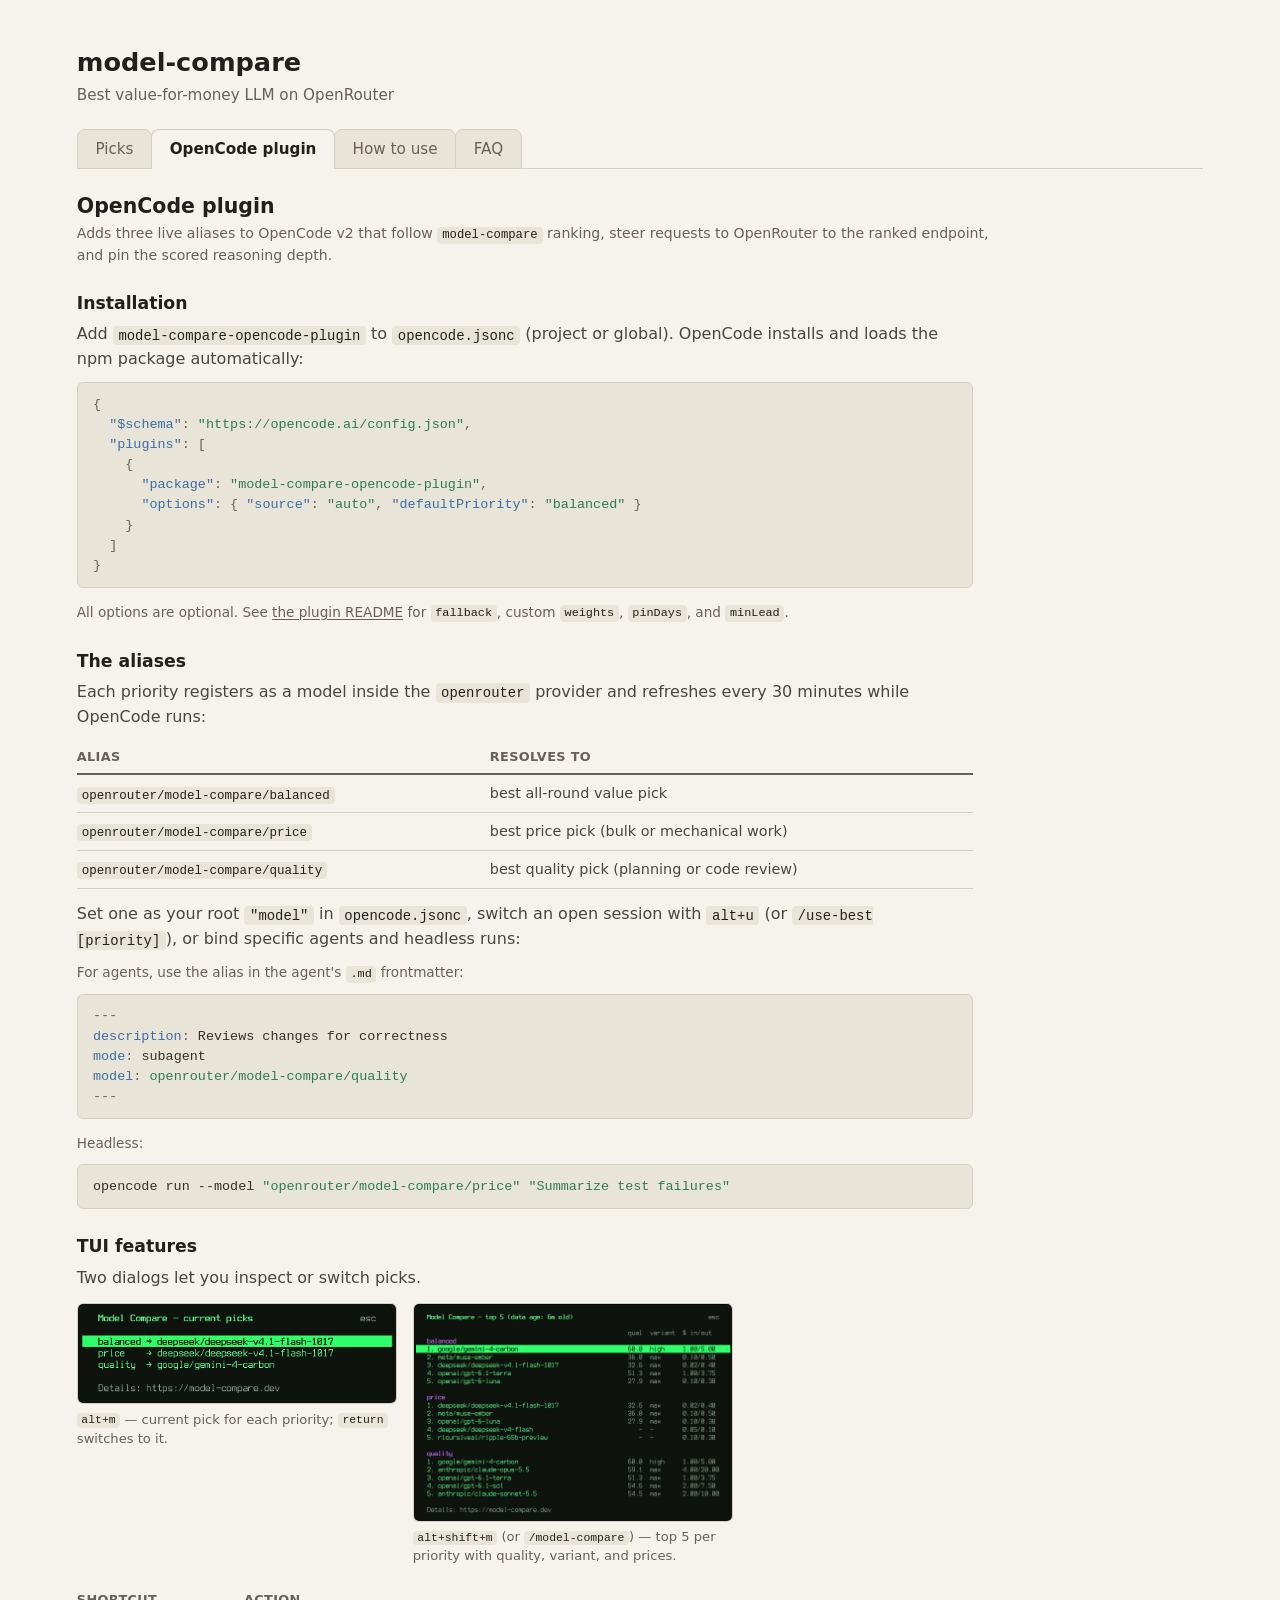
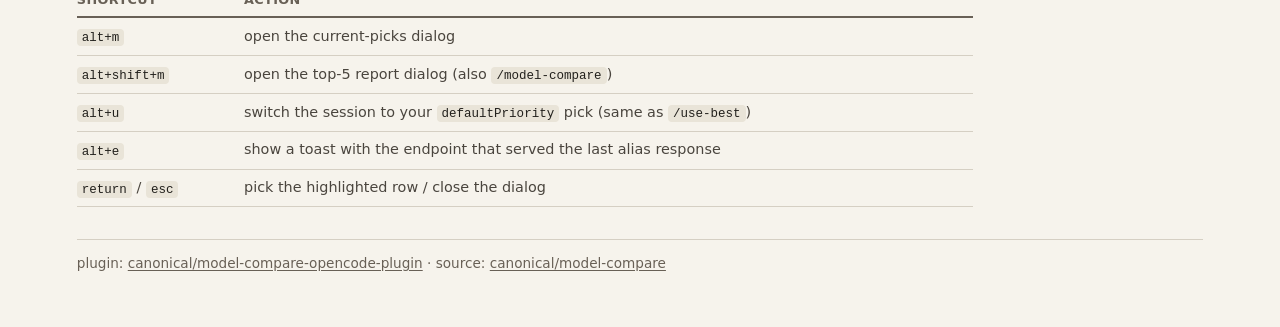
<file: web/site/plugin.html>
<!doctype html>
<html lang="en">
  <head>
    <meta charset="utf-8" />
    <meta name="viewport" content="width=device-width, initial-scale=1" />
    <meta
      http-equiv="Content-Security-Policy"
      content="default-src 'none'; style-src 'self'; script-src 'self'; connect-src 'self'; img-src 'self'"
    />
    <title>model-compare — OpenCode plugin</title>
    <link rel="icon" href="favicon.svg" type="image/svg+xml" />
    <link rel="icon" type="image/png" sizes="32x32" href="favicon-32x32.png" />
    <link rel="icon" type="image/png" sizes="16x16" href="favicon-16x16.png" />
    <link rel="apple-touch-icon" href="apple-touch-icon.png" />
    <link rel="stylesheet" href="style.css?v=0.8.0-10" />
  </head>
  <body>
    <h1>model-compare</h1>
    <p class="sub">Best value-for-money LLM on OpenRouter</p>
    <nav class="sitenav" aria-label="Site">
      <a href="index.html">Picks</a>
      <a class="active" href="plugin.html" aria-current="page"
        >OpenCode plugin</a
      >
      <a href="how-to-use.html">How to use</a>
      <a href="faq.html">FAQ</a>
    </nav>

    <h2>OpenCode plugin</h2>
    <p class="intro">
      Adds three live aliases to OpenCode v2 that follow
      <code>model-compare</code> ranking, steer requests to OpenRouter to the
      ranked endpoint, and pin the scored reasoning depth.
    </p>

    <div class="prose">
      <h3>Installation</h3>
      <p>
        Add <code>model-compare-opencode-plugin</code> to
        <code>opencode.jsonc</code> (project or global). OpenCode installs and
        loads the npm package automatically:
      </p>
      <pre class="jsonbox"><span class="jp">{</span>
  <span class="jk">"$schema"</span><span class="jp">:</span> <span class="js">"https://opencode.ai/config.json"</span><span class="jp">,</span>
  <span class="jk">"plugins"</span><span class="jp">:</span> <span class="jp">[</span>
    <span class="jp">{</span>
      <span class="jk">"package"</span><span class="jp">:</span> <span class="js">"model-compare-opencode-plugin"</span><span class="jp">,</span>
      <span class="jk">"options"</span><span class="jp">:</span> <span class="jp">{</span> <span class="jk">"source"</span><span class="jp">:</span> <span class="js">"auto"</span><span class="jp">,</span> <span class="jk">"defaultPriority"</span><span class="jp">:</span> <span class="js">"balanced"</span> <span class="jp">}</span>
    <span class="jp">}</span>
  <span class="jp">]</span>
<span class="jp">}</span></pre>
      <p class="hint">
        All options are optional. See
        <a href="https://github.com/canonical/model-compare-opencode-plugin"
          >the plugin README</a
        >
        for <code>fallback</code>, custom <code>weights</code>,
        <code>pinDays</code>, and <code>minLead</code>.
      </p>

      <h3>The aliases</h3>
      <p>
        Each priority registers as a model inside the
        <code>openrouter</code> provider and refreshes every 30 minutes while
        OpenCode runs:
      </p>
      <table class="info">
        <thead>
          <tr>
            <th>Alias</th>
            <th>Resolves to</th>
          </tr>
        </thead>
        <tbody>
          <tr>
            <td><code>openrouter/model-compare/balanced</code></td>
            <td>best all-round value pick</td>
          </tr>
          <tr>
            <td><code>openrouter/model-compare/price</code></td>
            <td>best price pick (bulk or mechanical work)</td>
          </tr>
          <tr>
            <td><code>openrouter/model-compare/quality</code></td>
            <td>best quality pick (planning or code review)</td>
          </tr>
        </tbody>
      </table>
      <p>
        Set one as your root <code>"model"</code> in
        <code>opencode.jsonc</code>, switch an open session with
        <code>alt+u</code> (or <code>/use-best [priority]</code>), or bind
        specific agents and headless runs:
      </p>
      <p class="hint">
        For agents, use the alias in the agent's <code>.md</code> frontmatter:
      </p>
      <pre class="jsonbox"><span class="jp">---</span>
<span class="jk">description</span><span class="jp">:</span> Reviews changes for correctness
<span class="jk">mode</span><span class="jp">:</span> subagent
<span class="jk">model</span><span class="jp">:</span> <span class="js">openrouter/model-compare/quality</span>
<span class="jp">---</span></pre>
      <p class="hint">Headless:</p>
      <pre
        class="jsonbox"
      >opencode run --model <span class="js">"openrouter/model-compare/price"</span> <span class="js">"Summarize test failures"</span></pre>

      <h3>TUI features</h3>
      <p>Two dialogs let you inspect or switch picks.</p>
      <div class="thumbs">
        <figure class="shot">
          <a
            class="shot-link"
            href="picks-dialog.png"
            data-caption="alt+m — current pick for balanced, price, and quality"
          >
            <img
              src="picks-dialog.png"
              alt="The picks dialog: balanced, price, and quality, each with its current pick"
            />
          </a>
          <figcaption>
            <code>alt+m</code> — current pick for each priority;
            <code>return</code> switches to it.
          </figcaption>
        </figure>
        <figure class="shot">
          <a
            class="shot-link"
            href="report-dialog.png"
            data-caption="alt+shift+m (or /model-compare) — top 5 per priority with quality, variant, and prices"
          >
            <img
              src="report-dialog.png"
              alt="The report dialog: the top five per priority with quality, variant, and prices"
            />
          </a>
          <figcaption>
            <code>alt+shift+m</code> (or <code>/model-compare</code>) — top 5
            per priority with quality, variant, and prices.
          </figcaption>
        </figure>
      </div>

      <table class="info">
        <thead>
          <tr>
            <th>Shortcut</th>
            <th>Action</th>
          </tr>
        </thead>
        <tbody>
          <tr>
            <td><code>alt+m</code></td>
            <td>open the current-picks dialog</td>
          </tr>
          <tr>
            <td><code>alt+shift+m</code></td>
            <td>
              open the top-5 report dialog (also <code>/model-compare</code>)
            </td>
          </tr>
          <tr>
            <td><code>alt+u</code></td>
            <td>
              switch the session to your <code>defaultPriority</code> pick (same
              as <code>/use-best</code>)
            </td>
          </tr>
          <tr>
            <td><code>alt+e</code></td>
            <td>
              show a toast with the endpoint that served the last alias response
            </td>
          </tr>
          <tr>
            <td><code>return</code> / <code>esc</code></td>
            <td>pick the highlighted row / close the dialog</td>
          </tr>
        </tbody>
      </table>
    </div>

    <dialog class="lightbox" id="lightbox" aria-label="Screenshot preview">
      <div class="lightbox-body">
        <img id="lightbox-img" alt="" />
        <div class="lightbox-bar">
          <span id="lightbox-cap"></span>
          <button type="button" id="lightbox-close">Close</button>
        </div>
      </div>
    </dialog>

    <footer>
      plugin:
      <a href="https://github.com/canonical/model-compare-opencode-plugin"
        >canonical/model-compare-opencode-plugin</a
      >
      · source:
      <a href="https://github.com/canonical/model-compare"
        >canonical/model-compare</a
      >
    </footer>

    <script src="plugin.js" defer></script>
  </body>
</html>
</file>
<file: web/site/style.css>
:root {
        color-scheme: light dark;
        /* dark is the base (default); light applies via prefers-color-scheme */
        /* Two layers: html paints the canvas, body paints the content
           column. Without an explicit html background, body's would
           propagate to the canvas and the frame would disappear. */
        --canvas: #181a1b;
        --bg: #131516;
        --text: #e8e6e3;
        --heading: #f4f2ef;
        --prose: #c4bfb6;
        --muted: #988f81;
        --btn-bg: #262a2b;
        --btn-border: var(--muted);
        --thead-border: var(--muted);
        /* Site tab bar: one border colour everywhere, the tabs carry the
           only different background. */
        --tab-bg: #1e2223;
        --tab-border: #3a3f41;
        /* Row borders sit well below --muted: a quiet separator line,
           not a second text color. */
        --row-border: #423e39;
        /* Neutral inline monospace chip. */
        --code-bg: #23282b;
        --code-fg: #f2f0ec;
        /* Hover and the expanded detail rows share one color, so a
           clicked row and its dropdown read as one block. */
        --row-hover: var(--btn-bg);
        --status: #e06c60;
        --up: #7bb98c;
        --down: #de8482;
        --flat: #7fa6d9;
      }
      @media (prefers-color-scheme: light) {
        :root {
          --canvas: #f6f3ec;
          --bg: #f6f3ec;
          --text: #33302b;
          --heading: #22201c;
          --prose: #4a453e;
          --muted: #686056;
          --btn-bg: #e9e4d8;
          --row-border: #d5cfc3;
          --status: #b03a2a;
          --up: #2e7d4f;
          --down: #b0392b;
          --flat: #3a6ea5;
          --tab-bg: #e9e4d8;
          --tab-border: #d5cfc3;
          --code-bg: #e9e4d8;
          --code-fg: #22201c;
        }
      }
      html {
        background: var(--canvas);
      }
      * {
        box-sizing: border-box;
      }
      body {
        font-family:
          system-ui,
          -apple-system,
          "Segoe UI",
          sans-serif;
        max-width: 120rem;
        width: calc(100% - 2 * clamp(1rem, 4vw, 4rem));
        margin: 2rem auto;
        padding: 0.5rem clamp(1rem, 2vw, 2rem) 2rem;
        line-height: 1.45;
        background: var(--bg);
        color: var(--text);
      }
      h1 {
        font-size: 1.6rem;
        color: var(--heading);
        margin: 0.25rem 0 0.2rem;
      }
      /* Section and page headings share one consistent scale across all
         four pages; h2 sits tight above its .intro / .hint subtitle. */
      h2 {
        font-size: 1.28rem;
        color: var(--heading);
        margin: 1.5rem 0 0.25rem;
        line-height: 1.3;
      }
      h3 {
        font-size: 1.08rem;
        color: var(--heading);
        margin: 1.65rem 0 0.45rem;
        line-height: 1.35;
      }
      .sub {
        color: var(--muted);
        margin: 0;
        font-size: 0.95rem;
      }
      /* Page intro: the one-liner under a page's h2 (and under "Ranked
         picks" on the landing). */
      .intro {
        color: var(--muted);
        font-size: 0.88rem;
        margin: 0 0 1.1rem;
        max-width: 58rem;
      }
      /* Site tab bar — pure border geometry. Inactive tabs draw a 1px
         border on all four sides and .sitenav::after draws the trailing
         1px baseline; the active tab sets border-bottom: none with
         align-items: stretch so no border ever exists underneath it and
         no overlay box can mis-snap at fractional HiDPI scaling. */
      .sitenav {
        display: flex;
        align-items: stretch;
        gap: 0;
        margin: 1.4rem 0 0;
        font-size: 0.95rem;
      }
      .sitenav::after {
        content: "";
        flex: 1;
        border-bottom: 1px solid var(--tab-border);
      }
      .sitenav a {
        color: var(--muted);
        text-decoration: none;
        padding: 0.5rem 1.1rem;
        background: var(--tab-bg);
        border: 1px solid var(--tab-border);
        border-radius: 8px 8px 0 0;
      }
      .sitenav a + a {
        margin-left: -1px;
      }
      .sitenav a:hover {
        color: var(--text);
      }
      .sitenav a:focus-visible {
        position: relative;
        z-index: 1;
      }
      .sitenav a.active {
        background: var(--bg);
        color: var(--heading);
        font-weight: 600;
        border-bottom: none;
      }
      /* Four labels need ~460px: below that the bar wraps into blocks and
         drops the trailing baseline rather than widening the page. */
      @media (max-width: 48rem) {
        .sitenav {
          flex-wrap: wrap;
          gap: 4px;
        }
        .sitenav::after {
          content: none;
        }
        .sitenav a,
        .sitenav a.active {
          border-bottom: 1px solid var(--tab-border);
          border-radius: 8px;
        }
        .sitenav a + a {
          margin-left: 0;
        }
      }
      .tabs {
        display: flex;
        align-items: center;
        flex-wrap: wrap;
        gap: 0.5rem;
        margin: 1.25rem 0 0.75rem;
      }
      .tabs button {
        border: 1px solid var(--btn-border);
        background: var(--bg);
        color: inherit;
        padding: 0.35rem 0.9rem;
        border-radius: 999px;
        cursor: pointer;
        font: inherit;
        transition:
          background-color 0.15s,
          border-color 0.15s;
      }
      .tabs button:hover:not(.active) {
        background: var(--btn-bg);
        border-color: var(--btn-border);
      }
      .tabs button.active {
        background: var(--btn-bg);
        color: var(--text);
        border-color: var(--btn-border);
      }
      /* the stamp centers on the tabs line: flex: 1 makes its box the
         gap between the priority group and the view buttons, so
         text-align: center centers it between the two sets */
      .tabs .stamp {
        flex: 1 1 auto;
        text-align: center;
        font-size: 0.85rem;
        color: var(--muted);
      }
      /* Simple/Expert view toggle. Expert is the default (all 14
         columns); simple shows rank, 7-day, model, quality, in, out,
         discount, age and hides the legend for the absent columns. The
         body class is flipped by app.js (setView/applyView). */
      .view-simple .hide-simple {
        display: none;
      }
      #table .lbl-simple {
        display: none;
      }
      .view-simple #table .lbl-simple {
        display: inline;
      }
      .view-simple #table .lbl-expert {
        display: none;
      }
      .actions button {
        border: 1px solid var(--btn-border);
        background: var(--btn-bg);
        color: var(--text);
        padding: 0.4rem 0.9rem;
        margin-top: 1rem;
        border-radius: 6px;
        cursor: pointer;
        font: inherit;
      }
      .actions button:disabled {
        opacity: 0.5;
        cursor: default;
      }
      .hint {
        font-size: 0.85rem;
        color: var(--muted);
        margin: 0.5rem 0 0.65rem;
      }
      /* An All-view note that rides next to a section heading without
         inheriting the heading's size, weight, or colour. */
      .heading-note {
        font-size: 0.85rem;
        font-weight: 400;
        color: var(--muted);
      }
      /* Inline monospaced text stands out as a neutral rounded chip across
         all four pages (including model IDs in Weekly highlights). */
      code {
        font-family: ui-monospace, SFMono-Regular, Menlo, Consolas, monospace;
        font-size: 0.87em;
        background: var(--code-bg);
        color: var(--code-fg);
        padding: 0.12em 0.4em;
        border-radius: 4px;
      }
      pre code {
        background: none;
        padding: 0;
        border-radius: 0;
        color: inherit;
        font-size: inherit;
      }
      .status {
        color: var(--status);
        margin: 0.75rem 0;
      }
      .table-wrap {
        max-width: 100%;
        overflow-x: auto;
      }
      #table,
      #deals {
        border-collapse: collapse;
        width: 100%;
        margin-top: 1rem;
        font-family: ui-monospace, monospace;
        font-size: 0.9rem;
      }
      #table th,
      #table td,
      #deals th,
      #deals td {
        padding: 0.3rem 0.6rem;
        text-align: right;
        border-bottom: 1px solid var(--row-border);
        white-space: nowrap;
      }
      #table th:nth-child(3),
      #table td:nth-child(3) {
        text-align: left;
      }
      #deals th:nth-child(1),
      #deals td:nth-child(1) {
        text-align: left;
      }
      #table thead th,
      #deals thead th {
        border-bottom: 2px solid var(--thead-border);
      }
      #table .movement {
        text-align: center;
      }
      #table .caveat {
        color: var(--muted);
      }
      #table .na,
      #deals .na,
      #table .depth-table .depth-unlabeled td {
        color: var(--muted);
      }
      #table tbody tr[role="button"] {
        cursor: pointer;
      }
      #table tbody tr[role="button"]:focus {
        outline: 1px solid var(--flat);
        outline-offset: -2px;
      }
      /* Clickable rows lift on hover; while a row's dropdown is open the
         row keeps that color too (aria-expanded), so the clicked row and
         its detail rows read as one highlighted block. */
      #table tbody tr[role="button"]:hover td,
      #table tbody tr[role="button"][aria-expanded="true"] td {
        background: var(--row-hover);
      }
      /* The deals table is not clickable, but its rows hover like the
         main table's so both tables read the same way. */
      #deals tbody tr:hover td {
        background: var(--row-hover);
      }
      #table .endpoint-note {
        color: var(--muted);
        margin: 0.1rem 0;
        font-size: 0.72rem;
      }
      #table tr.endpoint-row > td {
        padding: 0.15rem 0.6rem 0.3rem;
        background: var(--row-hover);
        font-size: 0.8rem;
      }
      #table tr.depth-row td {
        padding-top: 0.15rem;
        padding-bottom: 0.15rem;
      }
      #table .detail-heading {
        margin: 0.1rem 0;
        font-weight: 600;
        text-align: left;
      }
      #table tr.endpoint-row table {
        width: 100%;
        font-size: 0.75rem;
      }
      #table tr.endpoint-row table th,
      #table tr.endpoint-row table td {
        padding: 0.1rem 0.4rem;
        font-size: 0.72rem;
      }
      #table .depth-table th:first-child,
      #table .depth-table td:first-child {
        text-align: left;
      }
      /* The main table's nth-child(3) MODEL alignment also matches the
         nested table's third column; keep the depth numbers right-aligned. */
      #table .depth-table th:nth-child(n + 2),
      #table .depth-table td:nth-child(n + 2) {
        text-align: right;
      }
      #table .depth-table .not-selectable {
        color: var(--muted);
      }
      #table .depth-table button {
        border: 1px solid var(--btn-border);
        background: var(--btn-bg);
        color: var(--text);
        padding: 0.1rem 0.4rem;
        border-radius: 4px;
        cursor: pointer;
        font: inherit;
      }
      #table [title],
      #deals [title] {
        cursor: help;
        text-decoration: underline dotted;
        text-underline-offset: 3px;
      }
      /* max-width is ignored on <td> in auto table layout, so the SCHEDULE
         text clips on an inner inline-block span instead (measured there). */
      #deals .schedule-text {
        display: inline-block;
        max-width: 25ch;
        overflow: hidden;
        text-overflow: ellipsis;
        vertical-align: bottom;
      }
      /* text-decoration does not propagate into the inline-block clip
         wrapper, so underline it directly when the cell is clipped (the
         cell then carries the title). */
      #deals td[title] .schedule-text {
        text-decoration: underline dotted;
        text-underline-offset: 3px;
      }
      .main-actions button {
        float: right;
        margin: 0.9rem 0 0.7rem 1rem;
      }
      .deals-actions button {
        float: right;
        margin: 0.9rem 0 0.7rem;
      }
      #deals-section,
      .actions {
        clear: both;
      }
      .movement.up {
        color: var(--up);
      }
      .movement.down {
        color: var(--down);
      }
      .movement.flat {
        color: var(--flat);
      }
      .movement.new {
        color: var(--up);
      }
      #highlights {
        margin-top: 1.75rem;
        max-width: 62rem;
      }
      #highlights h3 {
        font-size: 1rem;
        margin: 1.05rem 0 0.3rem;
      }
      #highlights p {
        margin: 0 0 0.5rem;
        font-size: 0.92rem;
        line-height: 1.65;
        color: var(--prose);
      }
      /* Prose container for the non-table pages (plugin, how-to-use, faq):
         keeps line length comfortable while tables on Picks use full width. */
      /* Long-form pages (FAQ, How to use): a sticky "On this page"
         column to the right of the article. The article keeps at least
         450px; below that the TOC moves above it and stops sticking. */
      .page-with-toc {
        display: grid;
        /* The text column keeps its 56rem reading measure; the TOC
           grows to 500px and starts at the text column's right edge,
           instead of being pushed to the far right of the page. */
        grid-template-columns: minmax(450px, 56rem) minmax(15rem, 500px);
        justify-content: start;
        gap: clamp(1.5rem, 3vw, 2.5rem);
        align-items: start;
      }
      .page-with-toc .toc {
        position: sticky;
        top: 1rem;
        max-height: calc(100vh - 2rem);
        overflow-y: auto;
        padding-left: 0.9rem;
        border-left: 1px solid var(--row-border);
        font-size: 0.82rem;
        line-height: 1.35;
      }
      .toc-title {
        margin: 0 0 0.45rem;
        font-size: 0.72rem;
        font-weight: 600;
        letter-spacing: 0.05em;
        text-transform: uppercase;
        color: var(--muted);
      }
      .toc ul {
        margin: 0;
        padding: 0;
        list-style: none;
      }
      .toc li + li {
        margin-top: 0.35rem;
      }
      .toc a {
        color: var(--muted);
        text-decoration: none;
      }
      .toc a:hover {
        color: var(--text);
        text-decoration: underline;
      }
      /* Anchor targets clear the viewport edge when the TOC jumps. */
      .faq-item h3 {
        scroll-margin-top: 1rem;
      }
      @media (max-width: 52rem) {
        .page-with-toc {
          grid-template-columns: minmax(0, 1fr);
          gap: 1rem;
        }
        .page-with-toc .toc {
          order: -1;
          position: static;
          max-height: none;
          overflow: visible;
          padding: 0 0 0.85rem;
          border-left: 0;
          border-bottom: 1px solid var(--row-border);
        }
      }
      .prose {
        max-width: 56rem;
        min-width: 0;
        line-height: 1.55;
      }
      .prose p {
        margin: 0 0 0.65rem;
      }
      .prose p:not(.hint) {
        color: var(--prose);
      }
      .prose ul {
        margin: 0.25rem 0 0.85rem;
        padding-left: 1.35rem;
        color: var(--prose);
      }
      .prose li + li {
        margin-top: 0.35rem;
      }
      .prose strong {
        color: var(--text);
      }
      .prose h3 + p {
        margin-top: 0;
      }
      .faq-item + .faq-item {
        border-top: 1px solid var(--row-border);
        padding-top: 1.2rem;
        margin-top: 1.35rem;
      }
      .faq-item h3 {
        margin-top: 0;
      }
      /* Code and config blocks: static syntax highlighting (tokens marked
         up by hand in the HTML). */
      .jsonbox {
        background: var(--tab-bg);
        border: 1px solid var(--tab-border);
        border-radius: 6px;
        padding: 0.7rem 0.95rem;
        font-family: ui-monospace, SFMono-Regular, Menlo, Consolas, monospace;
        font-size: 0.84rem;
        line-height: 1.5;
        overflow-x: auto;
        margin: 0.5rem 0 0.85rem;
        color: var(--text);
      }
      .jsonbox .jk {
        color: var(--flat);
      }
      .jsonbox .js {
        color: var(--up);
      }
      .jsonbox .jp {
        color: var(--muted);
      }
      /* Content tables on the plugin page (aliases, shortcuts). */
      .info {
        border-collapse: collapse;
        width: 100%;
        margin: 0.55rem 0 0.85rem;
        font-size: 0.9rem;
      }
      .info th,
      .info td {
        padding: 0.42rem 0.65rem;
        text-align: left;
        border-bottom: 1px solid var(--row-border);
        vertical-align: top;
        color: var(--prose);
      }
      .info th:first-child,
      .info td:first-child {
        white-space: nowrap;
        padding-left: 0;
      }
      .info thead th {
        border-bottom: 2px solid var(--thead-border);
        font-size: 0.8rem;
        text-transform: uppercase;
        letter-spacing: 0.03em;
        color: var(--muted);
      }
      /* Clickable dialog thumbnails on the plugin page. */
      .thumbs {
        display: grid;
        grid-template-columns: repeat(auto-fit, minmax(240px, 320px));
        align-items: start;
        gap: 1rem;
        margin: 0.75rem 0 1.1rem;
      }
      figure.shot {
        margin: 0;
      }
      figure.shot .shot-link {
        display: block;
        cursor: zoom-in;
      }
      figure.shot img {
        display: block;
        width: 100%;
        height: auto;
        border: 1px solid var(--tab-border);
        border-radius: 6px;
      }
      figure.shot .shot-link:hover img {
        border-color: var(--muted);
      }
      figure.shot figcaption {
        font-size: 0.82rem;
        color: var(--muted);
        margin-top: 0.4rem;
        line-height: 1.4;
      }
      /* Modal screenshot lightbox on the plugin page. Padding is placed on
         .lightbox-body so ev.target === dlg matches only ::backdrop clicks. */
      dialog.lightbox {
        background: var(--bg);
        color: var(--text);
        border: 1px solid var(--tab-border);
        border-radius: 8px;
        padding: 0;
        max-width: min(92vw, 62rem);
        margin: auto;
        box-shadow: 0 20px 60px rgba(0, 0, 0, 0.7);
      }
      dialog.lightbox::backdrop {
        background: rgba(0, 0, 0, 0.72);
      }
      dialog.lightbox .lightbox-body {
        padding: 0.9rem;
      }
      dialog.lightbox img {
        display: block;
        max-width: 100%;
        max-height: calc(85vh - 4.5rem);
        width: auto;
        height: auto;
        margin: 0 auto;
        border-radius: 4px;
      }
      dialog.lightbox .lightbox-bar {
        display: flex;
        justify-content: space-between;
        align-items: center;
        gap: 1rem;
        margin-top: 0.6rem;
        font-size: 0.85rem;
        color: var(--muted);
      }
      dialog.lightbox button {
        border: 1px solid var(--btn-border);
        background: var(--btn-bg);
        color: var(--text);
        padding: 0.25rem 0.75rem;
        border-radius: 999px;
        cursor: pointer;
        font: inherit;
      }
      footer {
        margin-top: 2rem;
        padding-top: 0.85rem;
        border-top: 1px solid var(--row-border);
        font-size: 0.85rem;
        color: var(--muted);
      }
      a {
        color: inherit;
      }
      a:not(.sitenav a) {
        text-decoration: underline;
        text-underline-offset: 2px;
        text-decoration-color: var(--muted);
      }
      a:not(.sitenav a):hover {
        color: var(--heading);
        text-decoration-color: var(--heading);
      }
      /* Consent-first cookie dialog: a bottom-right overlay, shown only
         when no consent decision is stored (app.js gates it). */
      #cookie-dialog {
        position: fixed;
        right: 1.25rem;
        bottom: 1.25rem;
        max-width: 22rem;
        background: var(--btn-bg);
        border: 1px solid var(--btn-border);
        border-radius: 8px;
        padding: 0.9rem 1.1rem;
        box-shadow: 0 4px 18px rgba(0, 0, 0, 0.35);
        z-index: 10;
        font-size: 0.88rem;
      }
      #cookie-dialog[hidden] {
        display: none;
      }
      #cookie-dialog p {
        margin: 0 0 0.7rem;
      }
      #cookie-dialog .cookie-actions {
        display: flex;
        gap: 0.5rem;
        justify-content: flex-end;
      }
      #cookie-dialog button {
        border: 1px solid var(--btn-border);
        background: var(--bg);
        color: inherit;
        padding: 0.3rem 0.9rem;
        border-radius: 999px;
        cursor: pointer;
        font: inherit;
      }

/* Retention view switch (ZDR view / All providers) and quote badges. */
.mode-switch {
  display: inline-flex;
  align-items: center;
  gap: 0.45rem;
  margin-left: 0.4rem;
  font-size: 0.85rem;
}
.mode-switch[hidden] {
  display: none;
}
.mode-label {
  color: var(--muted);
  cursor: pointer;
  user-select: none;
}
.mode-label:hover,
.mode-label.active {
  color: var(--text);
}
.mode-label.active {
  font-weight: 600;
}
.switch {
  position: relative;
  display: inline-block;
  width: 44px;
  height: 24px;
  flex: 0 0 auto;
}
.switch input {
  opacity: 0;
  width: 0;
  height: 0;
}
.slider {
  position: absolute;
  cursor: pointer;
  inset: 0;
  background-color: var(--btn-bg);
  transition: background-color 0.2s;
}
.slider:before {
  position: absolute;
  content: "";
  height: 18px;
  width: 18px;
  left: 3px;
  bottom: 3px;
  background-color: var(--muted);
  border-radius: 50%;
  transition: transform 0.2s;
}
.switch input:checked + .slider {
  background-color: var(--btn-bg);
}
.switch input:focus-visible + .slider {
  box-shadow: 0 0 0 2px var(--btn-border);
}
.switch input:checked + .slider:before {
  transform: translateX(20px);
}
.slider.round {
  border-radius: 24px;
}
/* Quote badges: small enough not to grow the row's line box. */
.zdr-badge {
  display: inline-block;
  padding: 0 0.25em;
  border-radius: 0.4em;
  font-size: 0.62em;
  line-height: 1.1;
  font-weight: 600;
  letter-spacing: 0.02em;
  border: 1px solid currentColor;
  opacity: 0.8;
}
</file>
